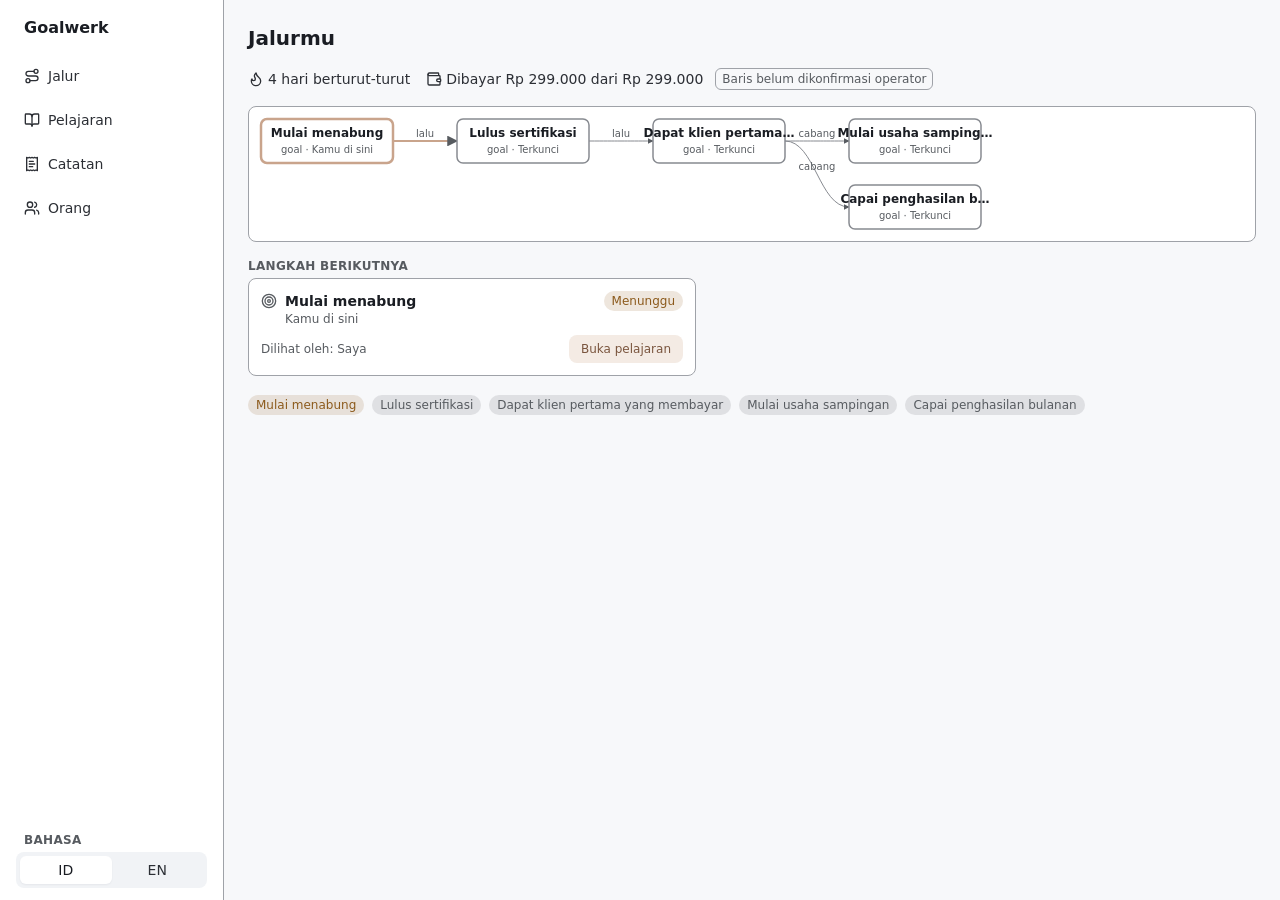
<file: index.html>
<!doctype html>
<html lang="id">
  <head>
    <meta charset="UTF-8" />
    <meta name="viewport" content="width=device-width, initial-scale=1.0, viewport-fit=cover" />
    <meta name="theme-color" content="#1f2226" />
    <link rel="manifest" href="/manifest.webmanifest" />
    <link rel="icon" href="/favicon.svg" type="image/svg+xml" />
    <link rel="apple-touch-icon" href="/icons/icon-192.png" />
    <title>Goalwerk</title>
    <script type="module" crossorigin src="/assets/index-DhKjV2cB.js"></script>
    <link rel="stylesheet" crossorigin href="/assets/index-AgLgPzCb.css">
  </head>
  <body>
    <div id="root"></div>
  </body>
</html>
</file>
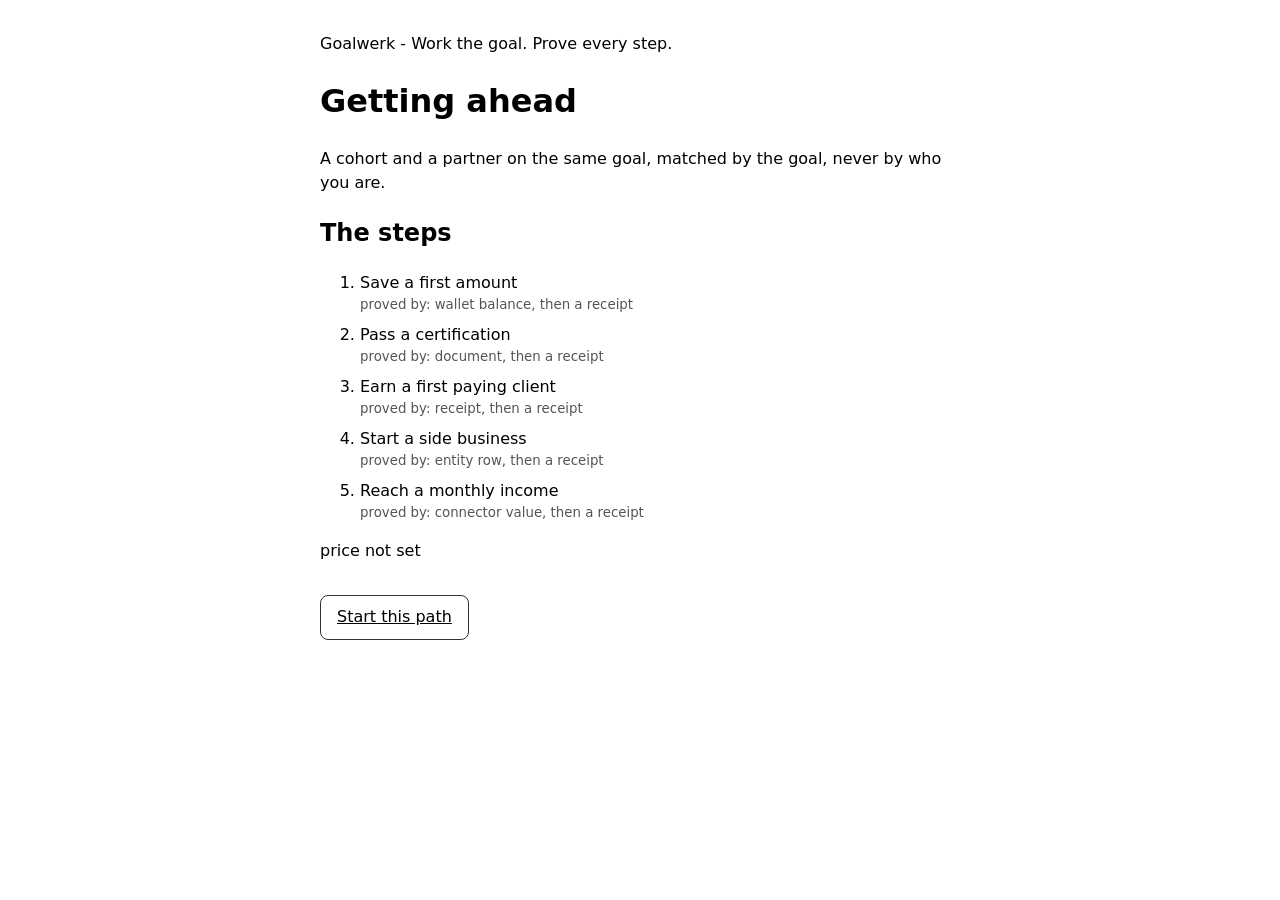
<file: p/belonging/getting-ahead/index.html>
<!doctype html>
<html lang="en"><head><meta charset="utf-8"><meta name="viewport" content="width=device-width,initial-scale=1">
<title>Getting ahead - Goalwerk</title><meta name="description" content="A cohort and a partner on the same goal, matched by the goal, never by who you are.">
<style>body{font:16px/1.5 system-ui,sans-serif;max-width:40rem;margin:0 auto;padding:1rem 16px}li{margin:.5rem 0}small{display:block;color:#555}a.start{display:inline-block;margin-top:1rem;padding:.6rem 1rem;border:1px solid #333;border-radius:8px;color:inherit}</style></head>
<body><main data-testid="public-page" data-motive="belonging" data-path="getting-ahead">
  <p>Goalwerk - Work the goal. Prove every step.</p>
  <h1>Getting ahead</h1>
  <p data-testid="public-promise">A cohort and a partner on the same goal, matched by the goal, never by who you are.</p>
  <h2>The steps</h2>
  <ol data-testid="public-nodes">
      <li data-node="getting_ahead"><span>Save a first amount</span> <small data-proof="wallet_balance">proved by: wallet balance, then a receipt</small></li>
      <li data-node="professional_path"><span>Pass a certification</span> <small data-proof="document">proved by: document, then a receipt</small></li>
      <li data-node="first_client"><span>Earn a first paying client</span> <small data-proof="receipt">proved by: receipt, then a receipt</small></li>
      <li data-node="industry"><span>Start a side business</span> <small data-proof="entity_row">proved by: entity row, then a receipt</small></li>
      <li data-node="marketing"><span>Reach a monthly income</span> <small data-proof="connector_value">proved by: connector value, then a receipt</small></li>
  </ol>
  <p data-testid="public-price">price not set</p>
  <a class="start" data-testid="public-start" href="/?path=getting-ahead&amp;motive=belonging">Start this path</a>
</main></body></html>
</file>
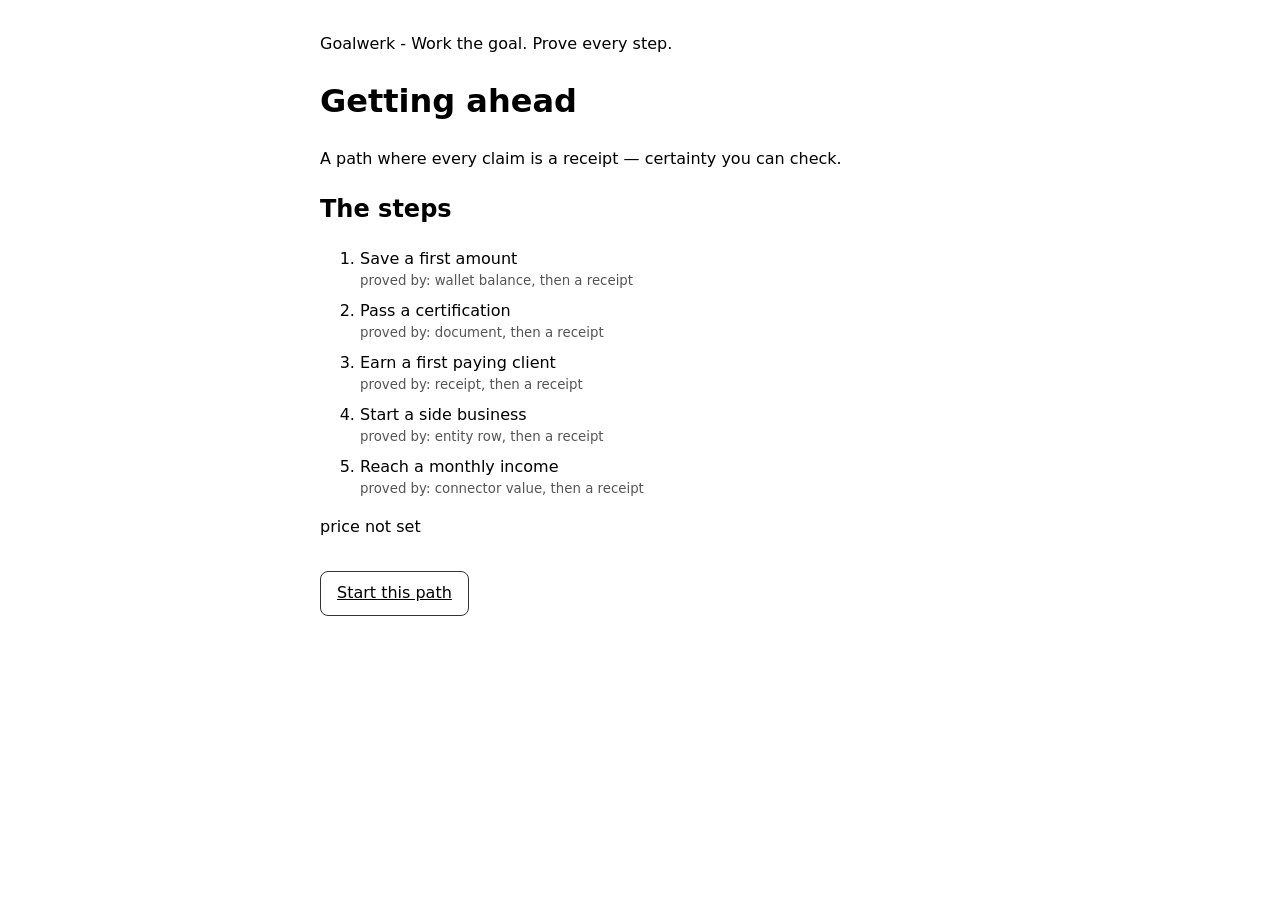
<file: p/certainty/getting-ahead/index.html>
<!doctype html>
<html lang="en"><head><meta charset="utf-8"><meta name="viewport" content="width=device-width,initial-scale=1">
<title>Getting ahead - Goalwerk</title><meta name="description" content="A path where every claim is a receipt — certainty you can check.">
<style>body{font:16px/1.5 system-ui,sans-serif;max-width:40rem;margin:0 auto;padding:1rem 16px}li{margin:.5rem 0}small{display:block;color:#555}a.start{display:inline-block;margin-top:1rem;padding:.6rem 1rem;border:1px solid #333;border-radius:8px;color:inherit}</style></head>
<body><main data-testid="public-page" data-motive="certainty" data-path="getting-ahead">
  <p>Goalwerk - Work the goal. Prove every step.</p>
  <h1>Getting ahead</h1>
  <p data-testid="public-promise">A path where every claim is a receipt — certainty you can check.</p>
  <h2>The steps</h2>
  <ol data-testid="public-nodes">
      <li data-node="getting_ahead"><span>Save a first amount</span> <small data-proof="wallet_balance">proved by: wallet balance, then a receipt</small></li>
      <li data-node="professional_path"><span>Pass a certification</span> <small data-proof="document">proved by: document, then a receipt</small></li>
      <li data-node="first_client"><span>Earn a first paying client</span> <small data-proof="receipt">proved by: receipt, then a receipt</small></li>
      <li data-node="industry"><span>Start a side business</span> <small data-proof="entity_row">proved by: entity row, then a receipt</small></li>
      <li data-node="marketing"><span>Reach a monthly income</span> <small data-proof="connector_value">proved by: connector value, then a receipt</small></li>
  </ol>
  <p data-testid="public-price">price not set</p>
  <a class="start" data-testid="public-start" href="/?path=getting-ahead&amp;motive=certainty">Start this path</a>
</main></body></html>
</file>
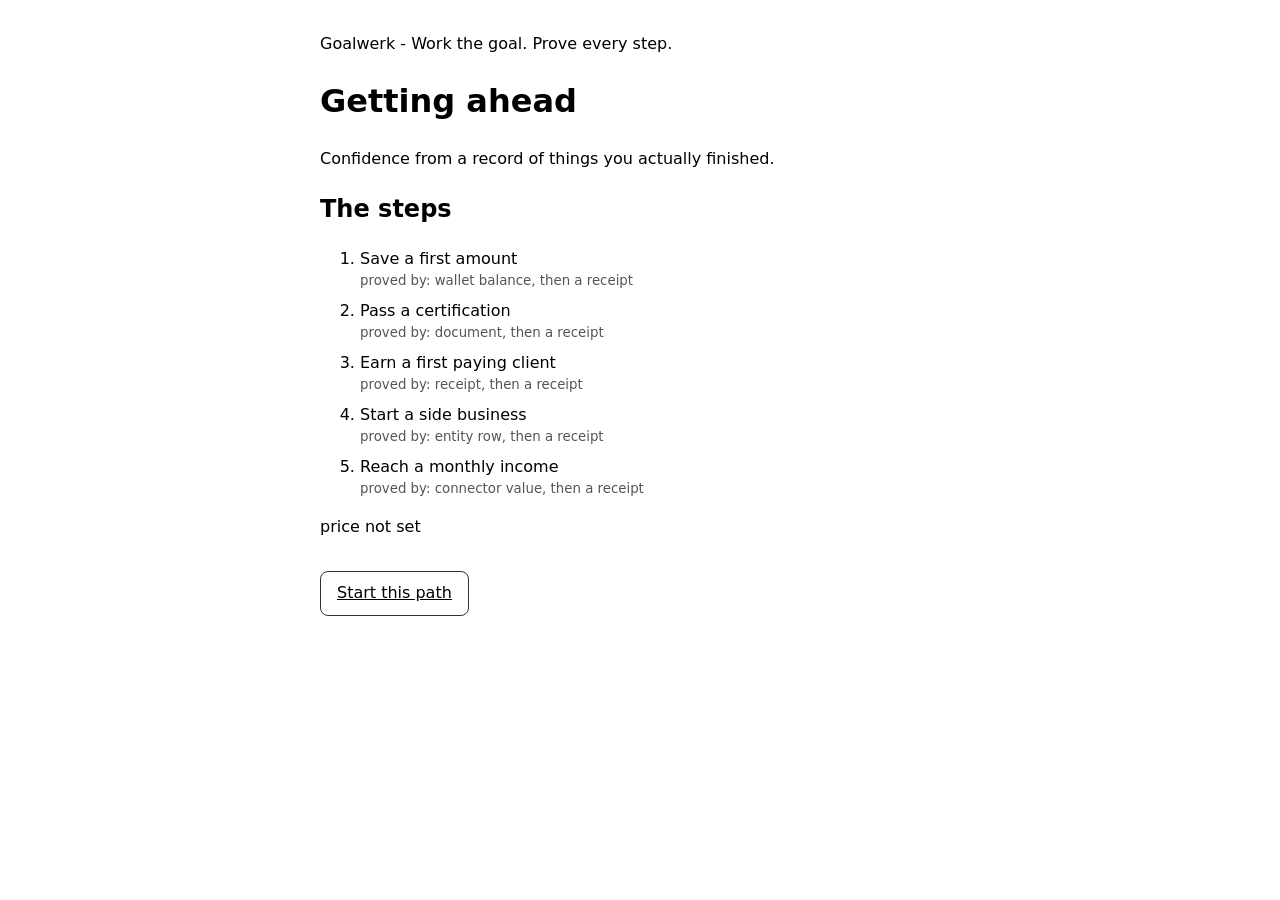
<file: p/confidence/getting-ahead/index.html>
<!doctype html>
<html lang="en"><head><meta charset="utf-8"><meta name="viewport" content="width=device-width,initial-scale=1">
<title>Getting ahead - Goalwerk</title><meta name="description" content="Confidence from a record of things you actually finished.">
<style>body{font:16px/1.5 system-ui,sans-serif;max-width:40rem;margin:0 auto;padding:1rem 16px}li{margin:.5rem 0}small{display:block;color:#555}a.start{display:inline-block;margin-top:1rem;padding:.6rem 1rem;border:1px solid #333;border-radius:8px;color:inherit}</style></head>
<body><main data-testid="public-page" data-motive="confidence" data-path="getting-ahead">
  <p>Goalwerk - Work the goal. Prove every step.</p>
  <h1>Getting ahead</h1>
  <p data-testid="public-promise">Confidence from a record of things you actually finished.</p>
  <h2>The steps</h2>
  <ol data-testid="public-nodes">
      <li data-node="getting_ahead"><span>Save a first amount</span> <small data-proof="wallet_balance">proved by: wallet balance, then a receipt</small></li>
      <li data-node="professional_path"><span>Pass a certification</span> <small data-proof="document">proved by: document, then a receipt</small></li>
      <li data-node="first_client"><span>Earn a first paying client</span> <small data-proof="receipt">proved by: receipt, then a receipt</small></li>
      <li data-node="industry"><span>Start a side business</span> <small data-proof="entity_row">proved by: entity row, then a receipt</small></li>
      <li data-node="marketing"><span>Reach a monthly income</span> <small data-proof="connector_value">proved by: connector value, then a receipt</small></li>
  </ol>
  <p data-testid="public-price">price not set</p>
  <a class="start" data-testid="public-start" href="/?path=getting-ahead&amp;motive=confidence">Start this path</a>
</main></body></html>
</file>
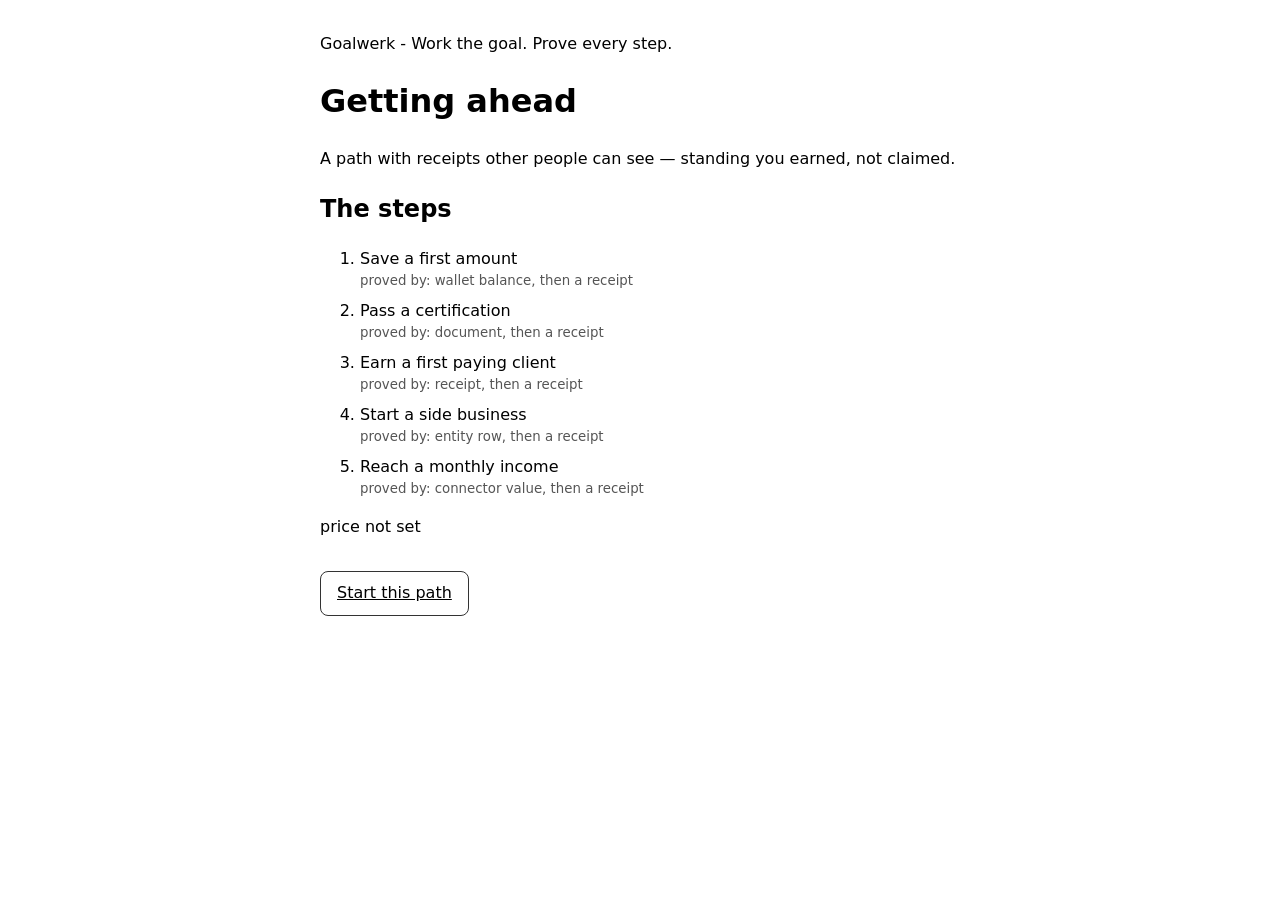
<file: p/desire/getting-ahead/index.html>
<!doctype html>
<html lang="en"><head><meta charset="utf-8"><meta name="viewport" content="width=device-width,initial-scale=1">
<title>Getting ahead - Goalwerk</title><meta name="description" content="A path with receipts other people can see — standing you earned, not claimed.">
<style>body{font:16px/1.5 system-ui,sans-serif;max-width:40rem;margin:0 auto;padding:1rem 16px}li{margin:.5rem 0}small{display:block;color:#555}a.start{display:inline-block;margin-top:1rem;padding:.6rem 1rem;border:1px solid #333;border-radius:8px;color:inherit}</style></head>
<body><main data-testid="public-page" data-motive="desire" data-path="getting-ahead">
  <p>Goalwerk - Work the goal. Prove every step.</p>
  <h1>Getting ahead</h1>
  <p data-testid="public-promise">A path with receipts other people can see — standing you earned, not claimed.</p>
  <h2>The steps</h2>
  <ol data-testid="public-nodes">
      <li data-node="getting_ahead"><span>Save a first amount</span> <small data-proof="wallet_balance">proved by: wallet balance, then a receipt</small></li>
      <li data-node="professional_path"><span>Pass a certification</span> <small data-proof="document">proved by: document, then a receipt</small></li>
      <li data-node="first_client"><span>Earn a first paying client</span> <small data-proof="receipt">proved by: receipt, then a receipt</small></li>
      <li data-node="industry"><span>Start a side business</span> <small data-proof="entity_row">proved by: entity row, then a receipt</small></li>
      <li data-node="marketing"><span>Reach a monthly income</span> <small data-proof="connector_value">proved by: connector value, then a receipt</small></li>
  </ol>
  <p data-testid="public-price">price not set</p>
  <a class="start" data-testid="public-start" href="/?path=getting-ahead&amp;motive=desire">Start this path</a>
</main></body></html>
</file>
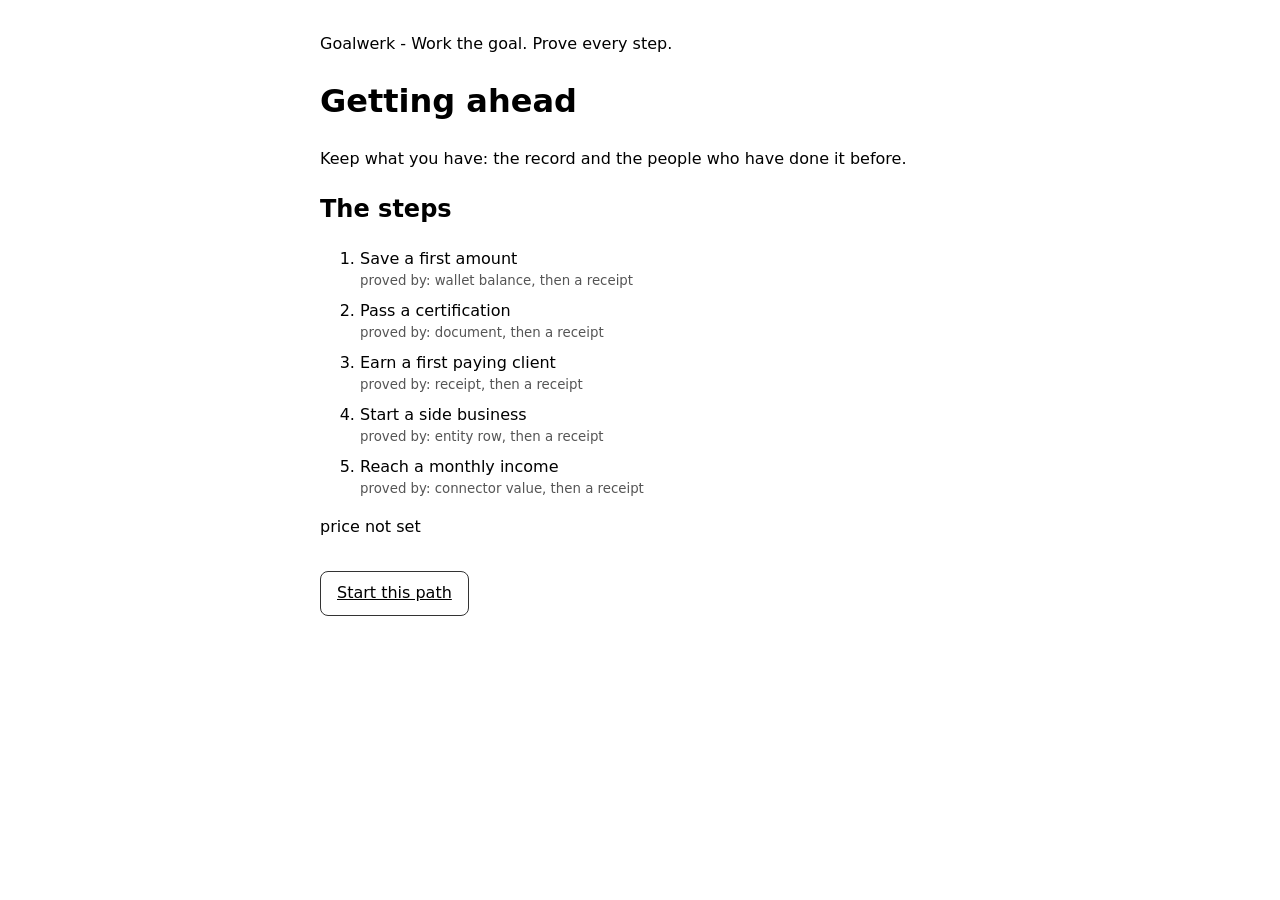
<file: p/preservation/getting-ahead/index.html>
<!doctype html>
<html lang="en"><head><meta charset="utf-8"><meta name="viewport" content="width=device-width,initial-scale=1">
<title>Getting ahead - Goalwerk</title><meta name="description" content="Keep what you have: the record and the people who have done it before.">
<style>body{font:16px/1.5 system-ui,sans-serif;max-width:40rem;margin:0 auto;padding:1rem 16px}li{margin:.5rem 0}small{display:block;color:#555}a.start{display:inline-block;margin-top:1rem;padding:.6rem 1rem;border:1px solid #333;border-radius:8px;color:inherit}</style></head>
<body><main data-testid="public-page" data-motive="preservation" data-path="getting-ahead">
  <p>Goalwerk - Work the goal. Prove every step.</p>
  <h1>Getting ahead</h1>
  <p data-testid="public-promise">Keep what you have: the record and the people who have done it before.</p>
  <h2>The steps</h2>
  <ol data-testid="public-nodes">
      <li data-node="getting_ahead"><span>Save a first amount</span> <small data-proof="wallet_balance">proved by: wallet balance, then a receipt</small></li>
      <li data-node="professional_path"><span>Pass a certification</span> <small data-proof="document">proved by: document, then a receipt</small></li>
      <li data-node="first_client"><span>Earn a first paying client</span> <small data-proof="receipt">proved by: receipt, then a receipt</small></li>
      <li data-node="industry"><span>Start a side business</span> <small data-proof="entity_row">proved by: entity row, then a receipt</small></li>
      <li data-node="marketing"><span>Reach a monthly income</span> <small data-proof="connector_value">proved by: connector value, then a receipt</small></li>
  </ol>
  <p data-testid="public-price">price not set</p>
  <a class="start" data-testid="public-start" href="/?path=getting-ahead&amp;motive=preservation">Start this path</a>
</main></body></html>
</file>
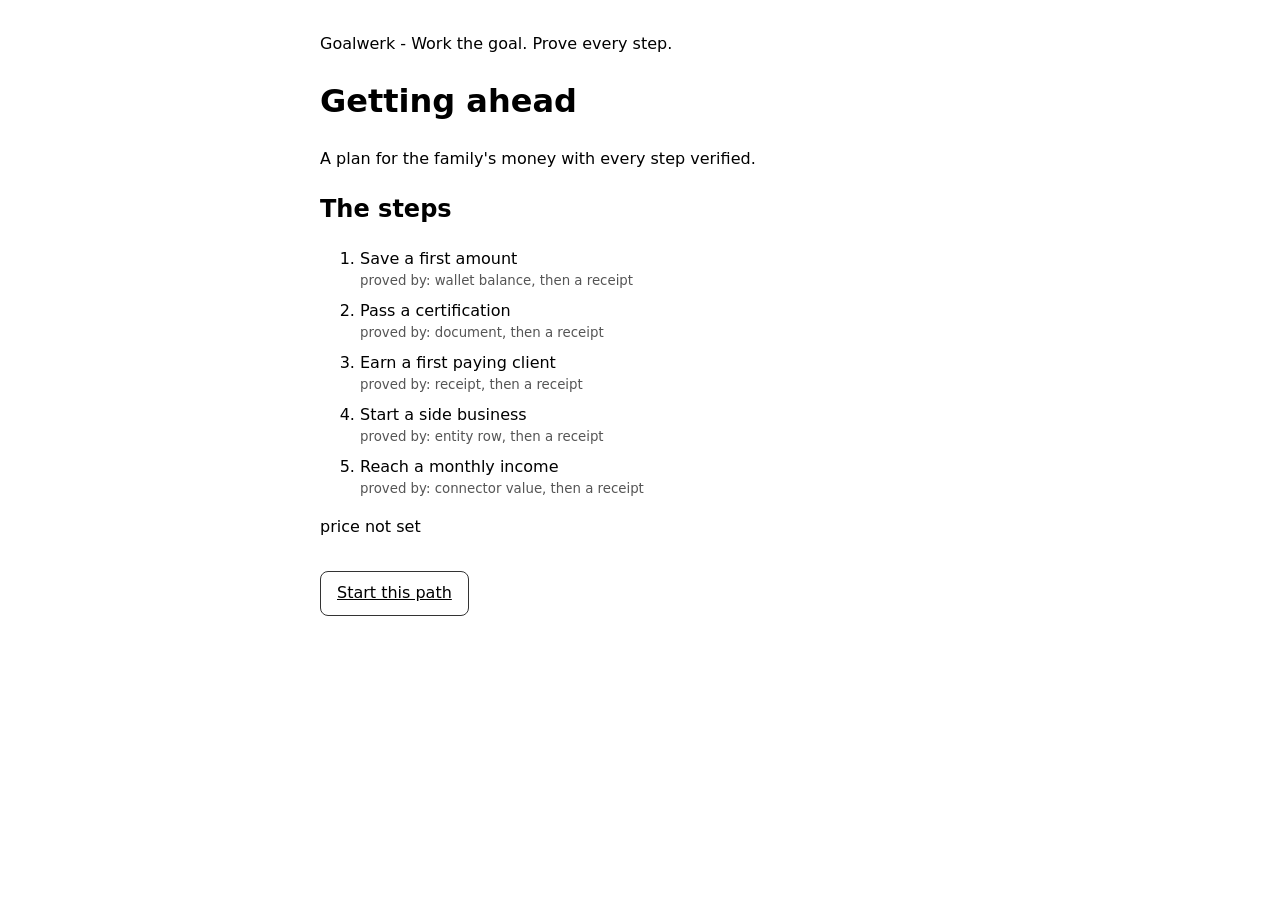
<file: p/security/getting-ahead/index.html>
<!doctype html>
<html lang="en"><head><meta charset="utf-8"><meta name="viewport" content="width=device-width,initial-scale=1">
<title>Getting ahead - Goalwerk</title><meta name="description" content="A plan for the family's money with every step verified.">
<style>body{font:16px/1.5 system-ui,sans-serif;max-width:40rem;margin:0 auto;padding:1rem 16px}li{margin:.5rem 0}small{display:block;color:#555}a.start{display:inline-block;margin-top:1rem;padding:.6rem 1rem;border:1px solid #333;border-radius:8px;color:inherit}</style></head>
<body><main data-testid="public-page" data-motive="security" data-path="getting-ahead">
  <p>Goalwerk - Work the goal. Prove every step.</p>
  <h1>Getting ahead</h1>
  <p data-testid="public-promise">A plan for the family's money with every step verified.</p>
  <h2>The steps</h2>
  <ol data-testid="public-nodes">
      <li data-node="getting_ahead"><span>Save a first amount</span> <small data-proof="wallet_balance">proved by: wallet balance, then a receipt</small></li>
      <li data-node="professional_path"><span>Pass a certification</span> <small data-proof="document">proved by: document, then a receipt</small></li>
      <li data-node="first_client"><span>Earn a first paying client</span> <small data-proof="receipt">proved by: receipt, then a receipt</small></li>
      <li data-node="industry"><span>Start a side business</span> <small data-proof="entity_row">proved by: entity row, then a receipt</small></li>
      <li data-node="marketing"><span>Reach a monthly income</span> <small data-proof="connector_value">proved by: connector value, then a receipt</small></li>
  </ol>
  <p data-testid="public-price">price not set</p>
  <a class="start" data-testid="public-start" href="/?path=getting-ahead&amp;motive=security">Start this path</a>
</main></body></html>
</file>
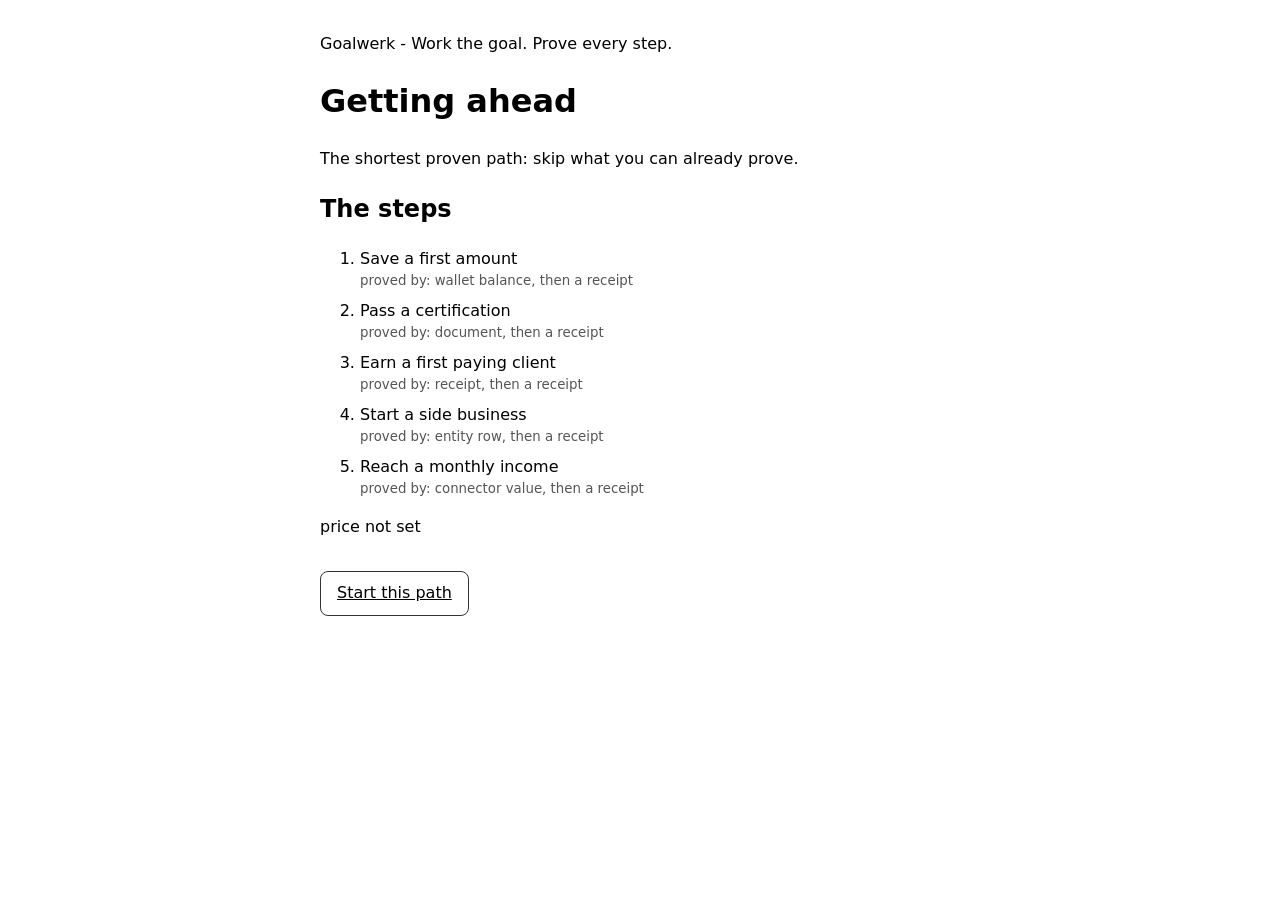
<file: p/shortcuts/getting-ahead/index.html>
<!doctype html>
<html lang="en"><head><meta charset="utf-8"><meta name="viewport" content="width=device-width,initial-scale=1">
<title>Getting ahead - Goalwerk</title><meta name="description" content="The shortest proven path: skip what you can already prove.">
<style>body{font:16px/1.5 system-ui,sans-serif;max-width:40rem;margin:0 auto;padding:1rem 16px}li{margin:.5rem 0}small{display:block;color:#555}a.start{display:inline-block;margin-top:1rem;padding:.6rem 1rem;border:1px solid #333;border-radius:8px;color:inherit}</style></head>
<body><main data-testid="public-page" data-motive="shortcuts" data-path="getting-ahead">
  <p>Goalwerk - Work the goal. Prove every step.</p>
  <h1>Getting ahead</h1>
  <p data-testid="public-promise">The shortest proven path: skip what you can already prove.</p>
  <h2>The steps</h2>
  <ol data-testid="public-nodes">
      <li data-node="getting_ahead"><span>Save a first amount</span> <small data-proof="wallet_balance">proved by: wallet balance, then a receipt</small></li>
      <li data-node="professional_path"><span>Pass a certification</span> <small data-proof="document">proved by: document, then a receipt</small></li>
      <li data-node="first_client"><span>Earn a first paying client</span> <small data-proof="receipt">proved by: receipt, then a receipt</small></li>
      <li data-node="industry"><span>Start a side business</span> <small data-proof="entity_row">proved by: entity row, then a receipt</small></li>
      <li data-node="marketing"><span>Reach a monthly income</span> <small data-proof="connector_value">proved by: connector value, then a receipt</small></li>
  </ol>
  <p data-testid="public-price">price not set</p>
  <a class="start" data-testid="public-start" href="/?path=getting-ahead&amp;motive=shortcuts">Start this path</a>
</main></body></html>
</file>
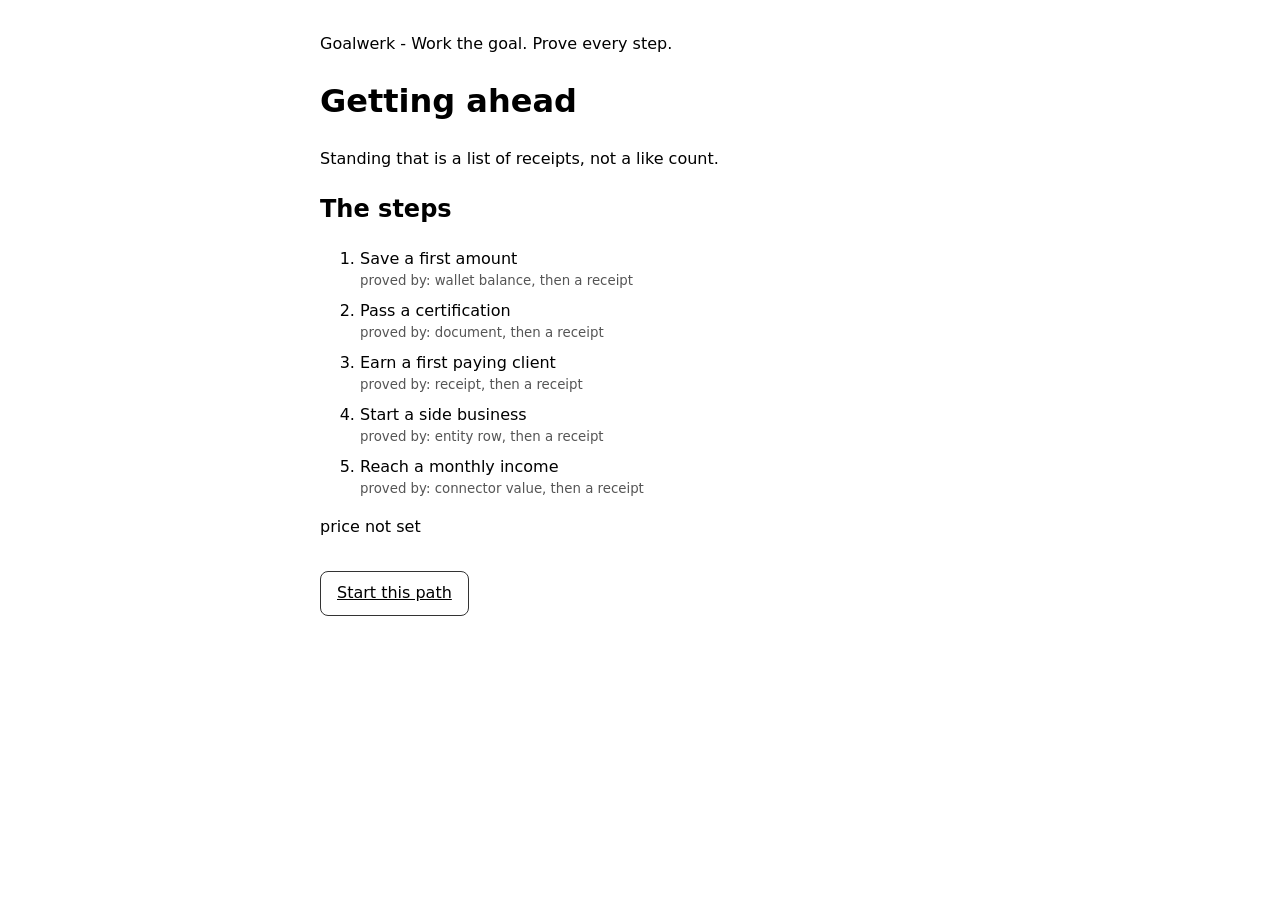
<file: p/standing/getting-ahead/index.html>
<!doctype html>
<html lang="en"><head><meta charset="utf-8"><meta name="viewport" content="width=device-width,initial-scale=1">
<title>Getting ahead - Goalwerk</title><meta name="description" content="Standing that is a list of receipts, not a like count.">
<style>body{font:16px/1.5 system-ui,sans-serif;max-width:40rem;margin:0 auto;padding:1rem 16px}li{margin:.5rem 0}small{display:block;color:#555}a.start{display:inline-block;margin-top:1rem;padding:.6rem 1rem;border:1px solid #333;border-radius:8px;color:inherit}</style></head>
<body><main data-testid="public-page" data-motive="standing" data-path="getting-ahead">
  <p>Goalwerk - Work the goal. Prove every step.</p>
  <h1>Getting ahead</h1>
  <p data-testid="public-promise">Standing that is a list of receipts, not a like count.</p>
  <h2>The steps</h2>
  <ol data-testid="public-nodes">
      <li data-node="getting_ahead"><span>Save a first amount</span> <small data-proof="wallet_balance">proved by: wallet balance, then a receipt</small></li>
      <li data-node="professional_path"><span>Pass a certification</span> <small data-proof="document">proved by: document, then a receipt</small></li>
      <li data-node="first_client"><span>Earn a first paying client</span> <small data-proof="receipt">proved by: receipt, then a receipt</small></li>
      <li data-node="industry"><span>Start a side business</span> <small data-proof="entity_row">proved by: entity row, then a receipt</small></li>
      <li data-node="marketing"><span>Reach a monthly income</span> <small data-proof="connector_value">proved by: connector value, then a receipt</small></li>
  </ol>
  <p data-testid="public-price">price not set</p>
  <a class="start" data-testid="public-start" href="/?path=getting-ahead&amp;motive=standing">Start this path</a>
</main></body></html>
</file>
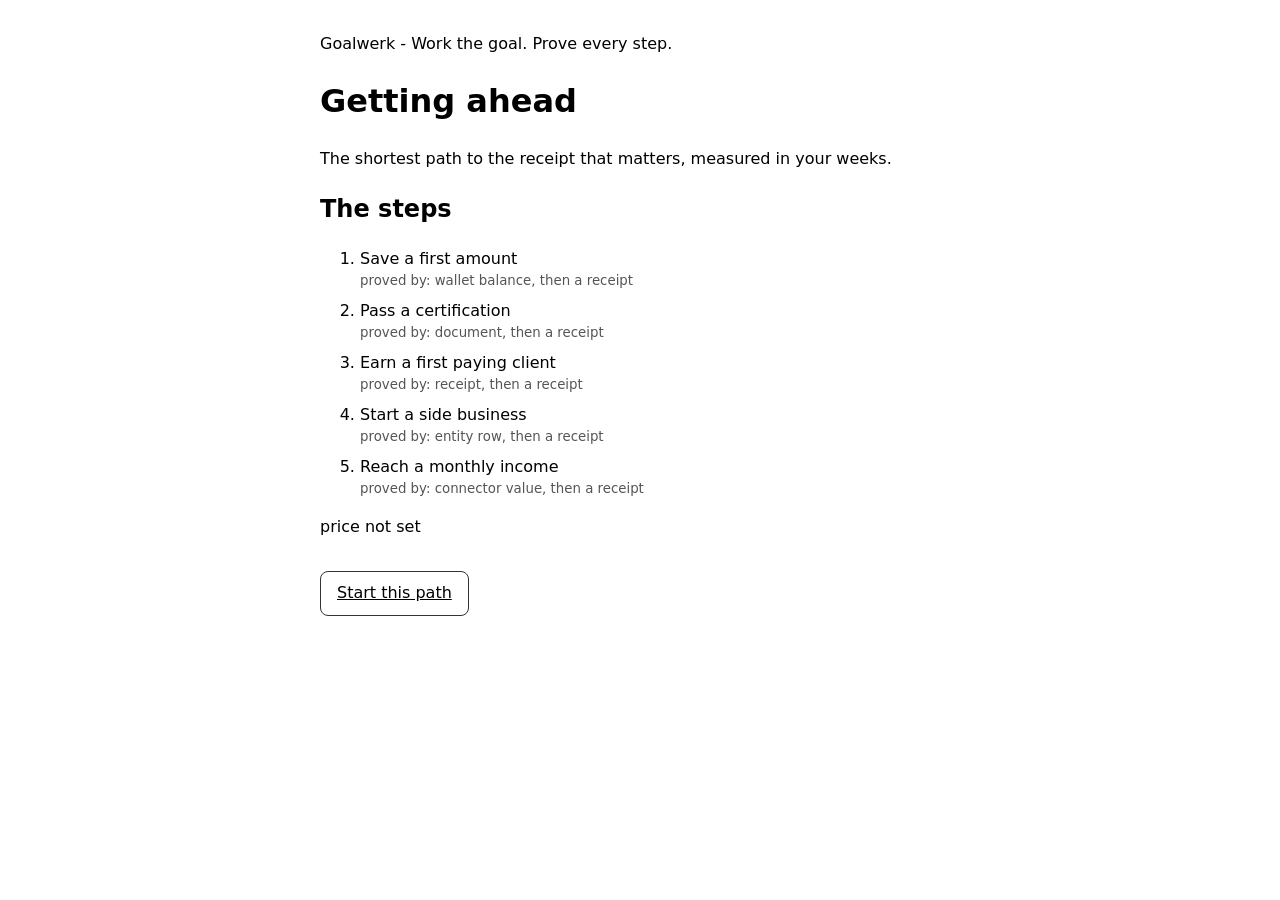
<file: p/time/getting-ahead/index.html>
<!doctype html>
<html lang="en"><head><meta charset="utf-8"><meta name="viewport" content="width=device-width,initial-scale=1">
<title>Getting ahead - Goalwerk</title><meta name="description" content="The shortest path to the receipt that matters, measured in your weeks.">
<style>body{font:16px/1.5 system-ui,sans-serif;max-width:40rem;margin:0 auto;padding:1rem 16px}li{margin:.5rem 0}small{display:block;color:#555}a.start{display:inline-block;margin-top:1rem;padding:.6rem 1rem;border:1px solid #333;border-radius:8px;color:inherit}</style></head>
<body><main data-testid="public-page" data-motive="time" data-path="getting-ahead">
  <p>Goalwerk - Work the goal. Prove every step.</p>
  <h1>Getting ahead</h1>
  <p data-testid="public-promise">The shortest path to the receipt that matters, measured in your weeks.</p>
  <h2>The steps</h2>
  <ol data-testid="public-nodes">
      <li data-node="getting_ahead"><span>Save a first amount</span> <small data-proof="wallet_balance">proved by: wallet balance, then a receipt</small></li>
      <li data-node="professional_path"><span>Pass a certification</span> <small data-proof="document">proved by: document, then a receipt</small></li>
      <li data-node="first_client"><span>Earn a first paying client</span> <small data-proof="receipt">proved by: receipt, then a receipt</small></li>
      <li data-node="industry"><span>Start a side business</span> <small data-proof="entity_row">proved by: entity row, then a receipt</small></li>
      <li data-node="marketing"><span>Reach a monthly income</span> <small data-proof="connector_value">proved by: connector value, then a receipt</small></li>
  </ol>
  <p data-testid="public-price">price not set</p>
  <a class="start" data-testid="public-start" href="/?path=getting-ahead&amp;motive=time">Start this path</a>
</main></body></html>
</file>
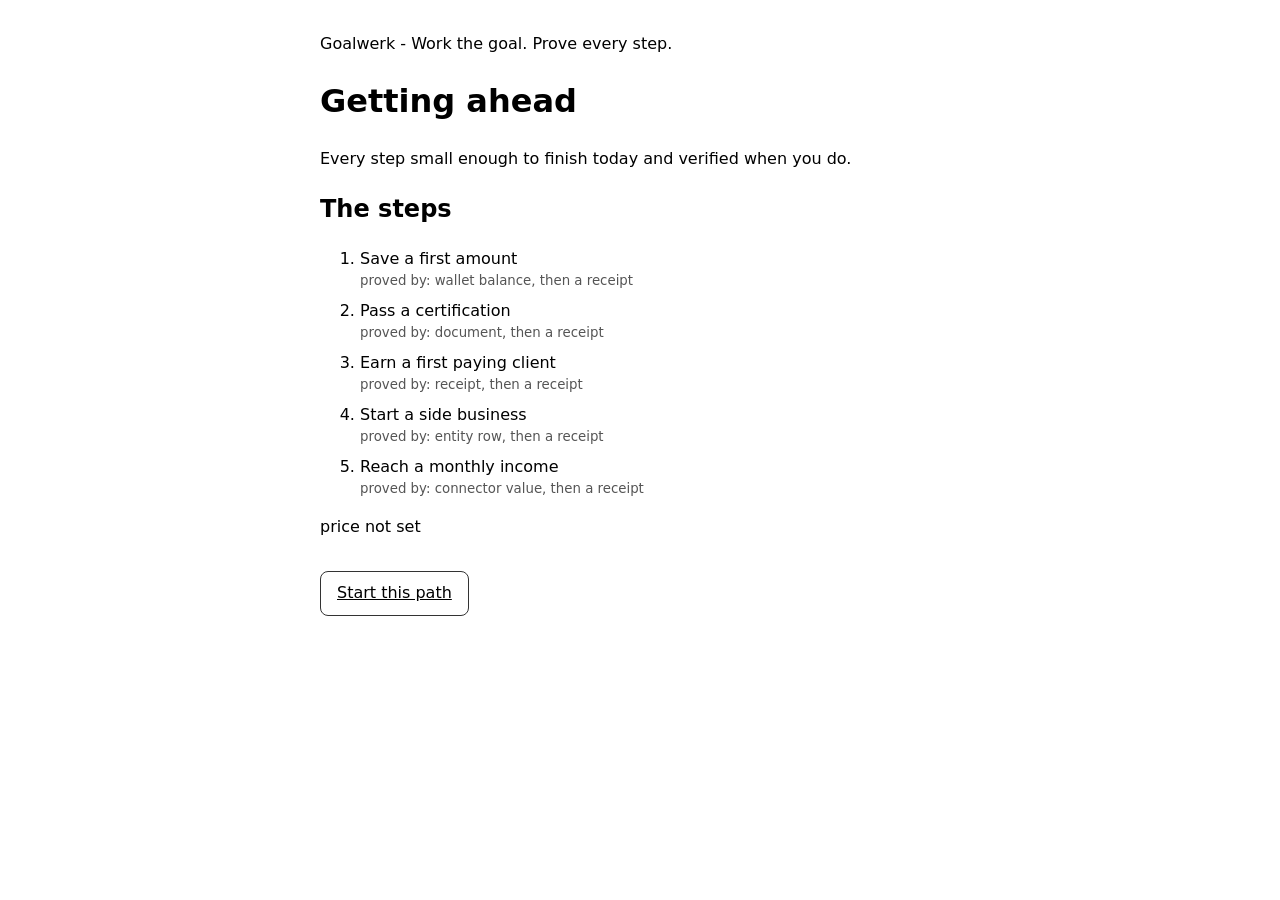
<file: p/validation/getting-ahead/index.html>
<!doctype html>
<html lang="en"><head><meta charset="utf-8"><meta name="viewport" content="width=device-width,initial-scale=1">
<title>Getting ahead - Goalwerk</title><meta name="description" content="Every step small enough to finish today and verified when you do.">
<style>body{font:16px/1.5 system-ui,sans-serif;max-width:40rem;margin:0 auto;padding:1rem 16px}li{margin:.5rem 0}small{display:block;color:#555}a.start{display:inline-block;margin-top:1rem;padding:.6rem 1rem;border:1px solid #333;border-radius:8px;color:inherit}</style></head>
<body><main data-testid="public-page" data-motive="validation" data-path="getting-ahead">
  <p>Goalwerk - Work the goal. Prove every step.</p>
  <h1>Getting ahead</h1>
  <p data-testid="public-promise">Every step small enough to finish today and verified when you do.</p>
  <h2>The steps</h2>
  <ol data-testid="public-nodes">
      <li data-node="getting_ahead"><span>Save a first amount</span> <small data-proof="wallet_balance">proved by: wallet balance, then a receipt</small></li>
      <li data-node="professional_path"><span>Pass a certification</span> <small data-proof="document">proved by: document, then a receipt</small></li>
      <li data-node="first_client"><span>Earn a first paying client</span> <small data-proof="receipt">proved by: receipt, then a receipt</small></li>
      <li data-node="industry"><span>Start a side business</span> <small data-proof="entity_row">proved by: entity row, then a receipt</small></li>
      <li data-node="marketing"><span>Reach a monthly income</span> <small data-proof="connector_value">proved by: connector value, then a receipt</small></li>
  </ol>
  <p data-testid="public-price">price not set</p>
  <a class="start" data-testid="public-start" href="/?path=getting-ahead&amp;motive=validation">Start this path</a>
</main></body></html>
</file>
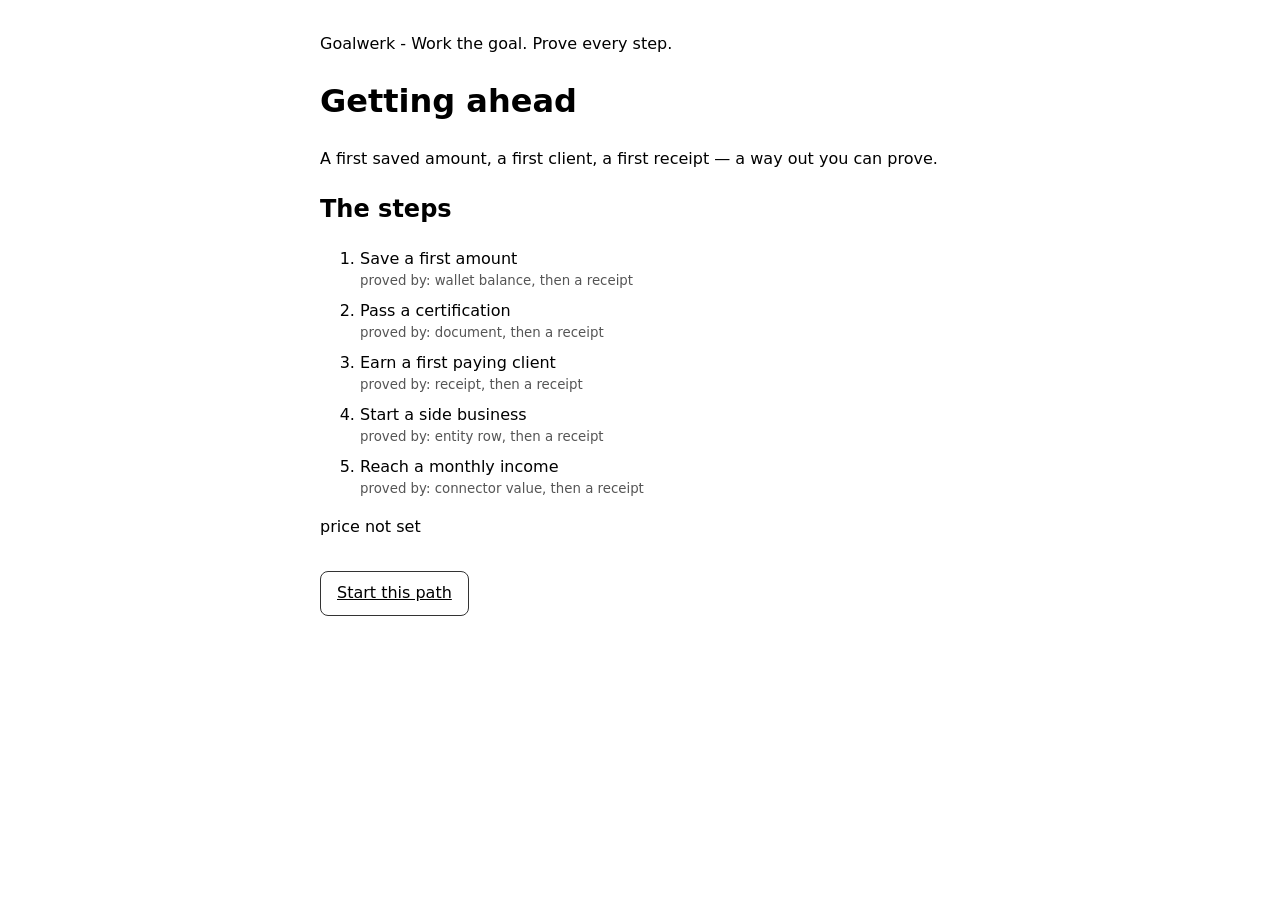
<file: p/way_out/getting-ahead/index.html>
<!doctype html>
<html lang="en"><head><meta charset="utf-8"><meta name="viewport" content="width=device-width,initial-scale=1">
<title>Getting ahead - Goalwerk</title><meta name="description" content="A first saved amount, a first client, a first receipt — a way out you can prove.">
<style>body{font:16px/1.5 system-ui,sans-serif;max-width:40rem;margin:0 auto;padding:1rem 16px}li{margin:.5rem 0}small{display:block;color:#555}a.start{display:inline-block;margin-top:1rem;padding:.6rem 1rem;border:1px solid #333;border-radius:8px;color:inherit}</style></head>
<body><main data-testid="public-page" data-motive="way_out" data-path="getting-ahead">
  <p>Goalwerk - Work the goal. Prove every step.</p>
  <h1>Getting ahead</h1>
  <p data-testid="public-promise">A first saved amount, a first client, a first receipt — a way out you can prove.</p>
  <h2>The steps</h2>
  <ol data-testid="public-nodes">
      <li data-node="getting_ahead"><span>Save a first amount</span> <small data-proof="wallet_balance">proved by: wallet balance, then a receipt</small></li>
      <li data-node="professional_path"><span>Pass a certification</span> <small data-proof="document">proved by: document, then a receipt</small></li>
      <li data-node="first_client"><span>Earn a first paying client</span> <small data-proof="receipt">proved by: receipt, then a receipt</small></li>
      <li data-node="industry"><span>Start a side business</span> <small data-proof="entity_row">proved by: entity row, then a receipt</small></li>
      <li data-node="marketing"><span>Reach a monthly income</span> <small data-proof="connector_value">proved by: connector value, then a receipt</small></li>
  </ol>
  <p data-testid="public-price">price not set</p>
  <a class="start" data-testid="public-start" href="/?path=getting-ahead&amp;motive=way_out">Start this path</a>
</main></body></html>
</file>
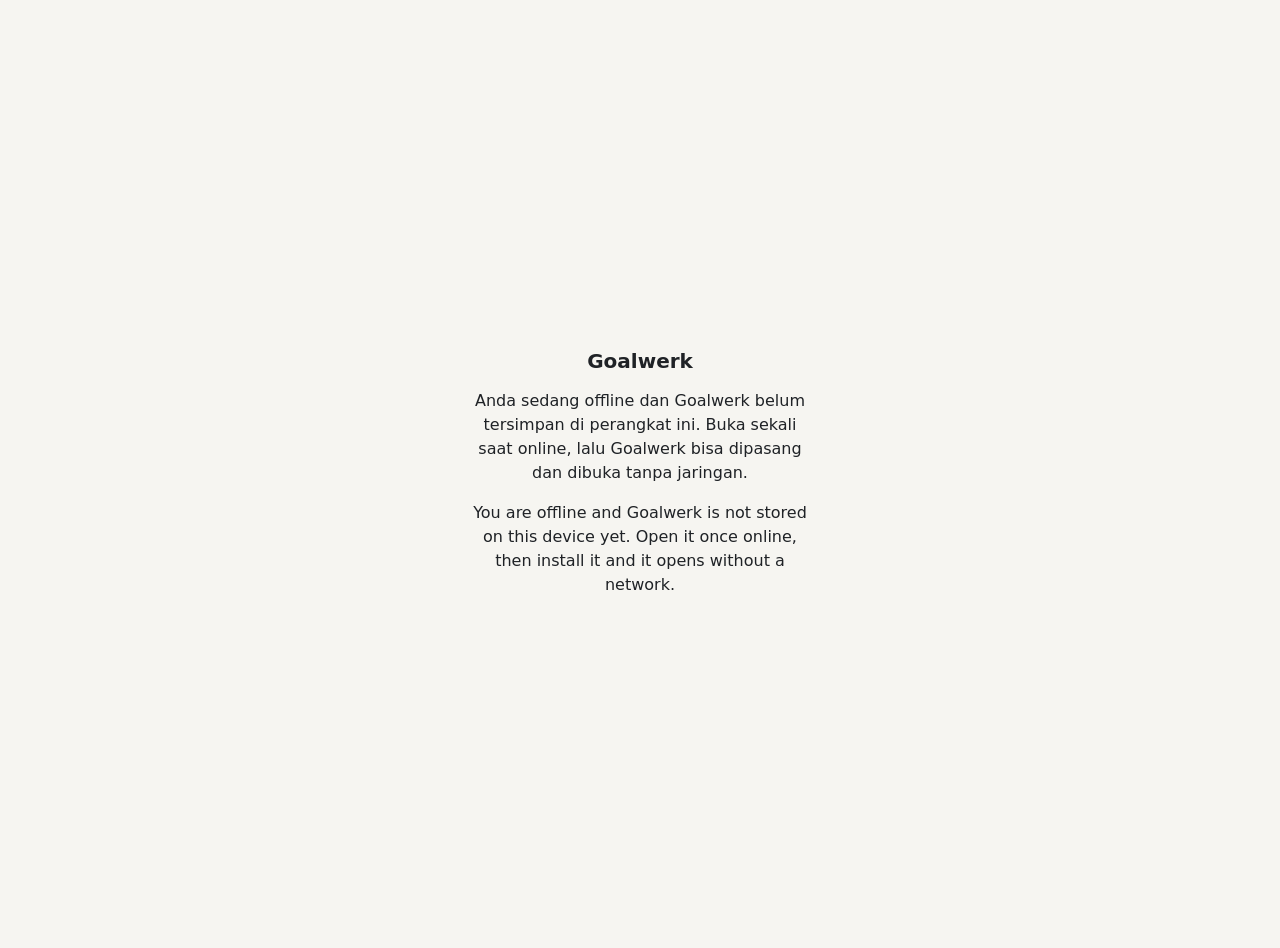
<file: offline.html>
<!doctype html>
<html lang="id"><head><meta charset="UTF-8" /><meta name="viewport" content="width=device-width, initial-scale=1.0" /><title>Goalwerk</title>
<style>body{font-family:system-ui,sans-serif;background:#f6f5f1;color:#1f2226;display:grid;place-items:center;min-height:100dvh;margin:0;padding:24px;text-align:center}main{max-width:22rem}h1{font-size:1.25rem}p{line-height:1.5}</style></head>
<body><main data-testid="offline-install"><h1>Goalwerk</h1><p>Anda sedang offline dan Goalwerk belum tersimpan di perangkat ini. Buka sekali saat online, lalu Goalwerk bisa dipasang dan dibuka tanpa jaringan.</p><p>You are offline and Goalwerk is not stored on this device yet. Open it once online, then install it and it opens without a network.</p></main></body></html>
</file>
<file: assets/index-AgLgPzCb.css>
/*! tailwindcss v4.3.3 | MIT License | https://tailwindcss.com */@layer properties{@supports (((-webkit-hyphens:none)) and (not (margin-trim:inline))) or ((-moz-orient:inline) and (not (color:rgb(from red r g b)))){*,:before,:after,::backdrop{--tw-rotate-x:initial;--tw-rotate-y:initial;--tw-rotate-z:initial;--tw-skew-x:initial;--tw-skew-y:initial;--tw-pan-x:initial;--tw-pan-y:initial;--tw-pinch-zoom:initial;--tw-divide-y-reverse:0;--tw-border-style:solid;--tw-font-weight:initial;--tw-tracking:initial;--tw-ordinal:initial;--tw-slashed-zero:initial;--tw-numeric-figure:initial;--tw-numeric-spacing:initial;--tw-numeric-fraction:initial;--tw-shadow:0 0 #0000;--tw-shadow-color:initial;--tw-shadow-alpha:100%;--tw-inset-shadow:0 0 #0000;--tw-inset-shadow-color:initial;--tw-inset-shadow-alpha:100%;--tw-ring-color:initial;--tw-ring-shadow:0 0 #0000;--tw-inset-ring-color:initial;--tw-inset-ring-shadow:0 0 #0000;--tw-ring-inset:initial;--tw-ring-offset-width:0px;--tw-ring-offset-color:#fff;--tw-ring-offset-shadow:0 0 #0000;--tw-outline-style:solid;--tw-blur:initial;--tw-brightness:initial;--tw-contrast:initial;--tw-grayscale:initial;--tw-hue-rotate:initial;--tw-invert:initial;--tw-opacity:initial;--tw-saturate:initial;--tw-sepia:initial;--tw-drop-shadow:initial;--tw-drop-shadow-color:initial;--tw-drop-shadow-alpha:100%;--tw-drop-shadow-size:initial;--tw-duration:initial;--tw-translate-x:0;--tw-translate-y:0;--tw-translate-z:0}}}@layer theme{:root,:host{--font-sans:-apple-system, BlinkMacSystemFont, "Segoe UI", Roboto, "Helvetica Neue", "Noto Sans", Arial, sans-serif, "Apple Color Emoji", "Segoe UI Emoji", "Segoe UI Symbol", "Noto Color Emoji";--font-mono:ui-monospace, SFMono-Regular, Menlo, Monaco, Consolas, "Liberation Mono", "Courier New", monospace;--color-red-500:oklch(63.7% .237 25.331);--color-blue-500:oklch(62.3% .214 259.815);--color-white:#fff;--spacing:.25rem;--container-xs:20rem;--container-sm:24rem;--container-md:28rem;--container-lg:32rem;--text-xs:.75rem;--text-xs--line-height:calc(1 / .75);--text-sm:.875rem;--text-sm--line-height:calc(1.25 / .875);--text-base:1rem;--text-base--line-height: 1.5 ;--text-lg:1.125rem;--text-lg--line-height:calc(1.75 / 1.125);--text-xl:1.25rem;--text-xl--line-height:calc(1.75 / 1.25);--font-weight-normal:400;--font-weight-medium:500;--font-weight-semibold:600;--tracking-wide:.025em;--animate-pulse:pulse 2s cubic-bezier(.4, 0, .6, 1) infinite;--default-transition-duration:.15s;--default-transition-timing-function:cubic-bezier(.4, 0, .2, 1);--default-font-family:var(--font-sans);--default-mono-font-family:var(--font-mono);--color-ax-ground:var(--ax-ground);--color-ax-surface:var(--ax-surface);--color-ax-surface-2:var(--ax-surface-2);--color-ax-ink:var(--ax-ink);--color-ax-ink-2:var(--ax-ink-2);--color-ax-ink-3:var(--ax-ink-3);--color-ax-accent:var(--ax-accent);--color-ax-accent-strong:var(--ax-accent-strong);--color-ax-accent-soft:var(--ax-accent-soft);--color-ax-accent-text:var(--ax-accent-text);--color-ax-on-accent:var(--ax-on-accent);--color-ax-focus-ring:var(--ax-focus-ring);--color-ax-border:var(--ax-border);--color-ax-border-strong:var(--ax-border-strong);--color-ax-ok:var(--ax-ok);--color-ax-warn:var(--ax-warn);--color-ax-err:var(--ax-err);--color-ax-warn-tonal:var(--ax-warn-tonal);--color-ax-err-tonal:var(--ax-err-tonal);--color-ax-masked:var(--ax-masked);--radius-ax-md:var(--ax-radius-md);--radius-ax-lg:var(--ax-radius-lg);--radius-ax-xl:var(--ax-radius-xl);--radius-ax-full:var(--ax-radius-full)}}@layer base{*,:after,:before,::backdrop{box-sizing:border-box;border:0 solid;margin:0;padding:0}::file-selector-button{box-sizing:border-box;border:0 solid;margin:0;padding:0}html,:host{-webkit-text-size-adjust:100%;-moz-tab-size:4;tab-size:4;line-height:1.5;font-family:var(--default-font-family,-apple-system, BlinkMacSystemFont, "Segoe UI", Roboto, "Helvetica Neue", "Noto Sans", Arial, sans-serif, "Apple Color Emoji", "Segoe UI Emoji", "Segoe UI Symbol", "Noto Color Emoji");font-feature-settings:var(--default-font-feature-settings,normal);font-variation-settings:var(--default-font-variation-settings,normal);-webkit-tap-highlight-color:transparent}hr{height:0;color:inherit;border-top-width:1px}abbr:where([title]){-webkit-text-decoration:underline dotted;text-decoration:underline dotted}h1,h2,h3,h4,h5,h6{font-size:inherit;font-weight:inherit}a{color:inherit;-webkit-text-decoration:inherit;text-decoration:inherit}b,strong{font-weight:bolder}code,kbd,samp,pre{font-family:var(--default-mono-font-family,ui-monospace, SFMono-Regular, Menlo, Monaco, Consolas, "Liberation Mono", "Courier New", monospace);font-feature-settings:var(--default-mono-font-feature-settings,normal);font-variation-settings:var(--default-mono-font-variation-settings,normal);font-size:1em}small{font-size:80%}sub,sup{vertical-align:baseline;font-size:75%;line-height:0;position:relative}sub{bottom:-.25em}sup{top:-.5em}table{text-indent:0;border-color:inherit;border-collapse:collapse}:-moz-focusring:where(:not(iframe)){outline:auto}progress{vertical-align:baseline}summary{display:list-item}ol,ul,menu{list-style:none}img,svg,video,canvas,audio,iframe,embed,object{vertical-align:middle;display:block}img,video{max-width:100%;height:auto}button,input,select,optgroup,textarea{font:inherit;font-feature-settings:inherit;font-variation-settings:inherit;letter-spacing:inherit;color:inherit;opacity:1;background-color:#0000;border-radius:0}::file-selector-button{font:inherit;font-feature-settings:inherit;font-variation-settings:inherit;letter-spacing:inherit;color:inherit;opacity:1;background-color:#0000;border-radius:0}:where(select:is([multiple],[size])) optgroup{font-weight:bolder}:where(select:is([multiple],[size])) optgroup option{padding-inline-start:20px}::file-selector-button{margin-inline-end:4px}::placeholder{opacity:1}@supports (not ((-webkit-appearance:-apple-pay-button))) or (contain-intrinsic-size:1px){::placeholder{color:currentColor}@supports (color:color-mix(in lab,red,red)){::placeholder{color:color-mix(in oklab,currentcolor 50%,transparent)}}}textarea{resize:vertical}::-webkit-search-decoration{-webkit-appearance:none}::-webkit-date-and-time-value{min-height:1lh;text-align:inherit}::-webkit-datetime-edit{display:inline-flex}::-webkit-datetime-edit-fields-wrapper{padding:0}::-webkit-datetime-edit{padding-block:0}::-webkit-datetime-edit-year-field{padding-block:0}::-webkit-datetime-edit-month-field{padding-block:0}::-webkit-datetime-edit-day-field{padding-block:0}::-webkit-datetime-edit-hour-field{padding-block:0}::-webkit-datetime-edit-minute-field{padding-block:0}::-webkit-datetime-edit-second-field{padding-block:0}::-webkit-datetime-edit-millisecond-field{padding-block:0}::-webkit-datetime-edit-meridiem-field{padding-block:0}::-webkit-calendar-picker-indicator{line-height:1}:-moz-ui-invalid{box-shadow:none}button,input:where([type=button],[type=reset],[type=submit]){-webkit-appearance:button;-moz-appearance:button;appearance:button}::file-selector-button{-webkit-appearance:button;-moz-appearance:button;appearance:button}::-webkit-inner-spin-button{height:auto}::-webkit-outer-spin-button{height:auto}[hidden]:where(:not([hidden=until-found])){display:none!important}}@layer components;@layer utilities{.pointer-events-none{pointer-events:none}.sr-only{clip-path:inset(50%);white-space:nowrap;border-width:0;width:1px;height:1px;margin:-1px;padding:0;position:absolute;overflow:hidden}.absolute{position:absolute}.fixed{position:fixed}.relative{position:relative}.static{position:static}.inset-0{top:0;right:0;bottom:0;left:0}.inset-x-0{inset-inline:0}.inset-y-0{inset-block:0}.top-4{top:calc(var(--spacing) * 4)}.right-0{right:0}.right-1\.5{right:calc(var(--spacing) * 1.5)}.right-2{right:calc(var(--spacing) * 2)}.right-4{right:calc(var(--spacing) * 4)}.bottom-0{bottom:0}.left-2{left:calc(var(--spacing) * 2)}.z-\[998\]{z-index:998}.z-\[999\]{z-index:999}.z-\[1000\]{z-index:1000}.z-\[1100\]{z-index:1100}.container{width:100%}@media (min-width:40rem){.container{max-width:40rem}}@media (min-width:48rem){.container{max-width:48rem}}@media (min-width:64rem){.container{max-width:64rem}}@media (min-width:80rem){.container{max-width:80rem}}@media (min-width:96rem){.container{max-width:96rem}}.m-0{margin:0}.-mx-1{margin-inline:calc(var(--spacing) * -1)}.my-1{margin-block:var(--spacing)}.mt-0\.5{margin-top:calc(var(--spacing) * .5)}.mt-2{margin-top:calc(var(--spacing) * 2)}.mt-3{margin-top:calc(var(--spacing) * 3)}.mt-auto{margin-top:auto}.mb-1{margin-bottom:var(--spacing)}.mb-2{margin-bottom:calc(var(--spacing) * 2)}.mb-3{margin-bottom:calc(var(--spacing) * 3)}.ml-2{margin-left:calc(var(--spacing) * 2)}.ml-auto{margin-left:auto}.block{display:block}.contents{display:contents}.flex{display:flex}.grid{display:grid}.inline-flex{display:inline-flex}.table{display:table}.size-6{width:calc(var(--spacing) * 6);height:calc(var(--spacing) * 6)}.h-2{height:calc(var(--spacing) * 2)}.h-3{height:calc(var(--spacing) * 3)}.h-3\.5{height:calc(var(--spacing) * 3.5)}.h-4{height:calc(var(--spacing) * 4)}.h-5{height:calc(var(--spacing) * 5)}.h-6{height:calc(var(--spacing) * 6)}.h-7{height:calc(var(--spacing) * 7)}.h-8{height:calc(var(--spacing) * 8)}.h-10{height:calc(var(--spacing) * 10)}.h-\[var\(--ax-control-h\)\]{height:var(--ax-control-h)}.h-\[var\(--ax-control-h-lg\)\]{height:var(--ax-control-h-lg)}.h-\[var\(--ax-control-h-sm\)\]{height:var(--ax-control-h-sm)}.h-auto{height:auto}.h-dvh{height:100dvh}.h-full{height:100%}.h-px{height:1px}.max-h-64{max-height:calc(var(--spacing) * 64)}.max-h-96{max-height:calc(var(--spacing) * 96)}.max-h-\[70dvh\]{max-height:70dvh}.max-h-\[85dvh\]{max-height:85dvh}.min-h-0{min-height:0}.min-h-8{min-height:calc(var(--spacing) * 8)}.min-h-10{min-height:calc(var(--spacing) * 10)}.min-h-12{min-height:calc(var(--spacing) * 12)}.min-h-14{min-height:calc(var(--spacing) * 14)}.w-1\/2{width:50%}.w-1\/3{width:33.3333%}.w-2{width:calc(var(--spacing) * 2)}.w-3{width:calc(var(--spacing) * 3)}.w-3\.5{width:calc(var(--spacing) * 3.5)}.w-4{width:calc(var(--spacing) * 4)}.w-5{width:calc(var(--spacing) * 5)}.w-7{width:calc(var(--spacing) * 7)}.w-8{width:calc(var(--spacing) * 8)}.w-10{width:calc(var(--spacing) * 10)}.w-11{width:calc(var(--spacing) * 11)}.w-32{width:calc(var(--spacing) * 32)}.w-56{width:calc(var(--spacing) * 56)}.w-\[400px\]{width:400px}.w-\[420px\]{width:420px}.w-\[var\(--ax-control-h\)\]{width:var(--ax-control-h)}.w-\[var\(--ax-control-h-sm\)\]{width:var(--ax-control-h-sm)}.w-fit{width:fit-content}.w-full{width:100%}.max-w-\[85vw\]{max-width:85vw}.max-w-full{max-width:100%}.max-w-lg{max-width:var(--container-lg)}.max-w-md{max-width:var(--container-md)}.max-w-none{max-width:none}.max-w-sm{max-width:var(--container-sm)}.max-w-xs{max-width:var(--container-xs)}.min-w-0{min-width:0}.min-w-12{min-width:calc(var(--spacing) * 12)}.min-w-\[8rem\]{min-width:8rem}.min-w-\[10rem\]{min-width:10rem}.min-w-\[80px\]{min-width:80px}.min-w-\[640px\]{min-width:640px}.flex-1{flex:1}.shrink-0{flex-shrink:0}.border-collapse{border-collapse:collapse}.transform{transform:var(--tw-rotate-x,) var(--tw-rotate-y,) var(--tw-rotate-z,) var(--tw-skew-x,) var(--tw-skew-y,)}.animate-pulse{animation:var(--animate-pulse)}.cursor-default{cursor:default}.cursor-pointer{cursor:pointer}.touch-pan-y{--tw-pan-y:pan-y;touch-action:var(--tw-pan-x,) var(--tw-pan-y,) var(--tw-pinch-zoom,)}.resize{resize:both}.list-decimal{list-style-type:decimal}.list-disc{list-style-type:disc}.list-none{list-style-type:none}.grid-cols-1{grid-template-columns:repeat(1,minmax(0,1fr))}.grid-cols-2{grid-template-columns:repeat(2,minmax(0,1fr))}.grid-cols-\[max-content_1fr\]{grid-template-columns:max-content 1fr}.flex-col{flex-direction:column}.flex-row{flex-direction:row}.flex-wrap{flex-wrap:wrap}.items-baseline{align-items:baseline}.items-center{align-items:center}.items-start{align-items:flex-start}.justify-between{justify-content:space-between}.justify-center{justify-content:center}.justify-end{justify-content:flex-end}.gap-0\.5{gap:calc(var(--spacing) * .5)}.gap-1{gap:var(--spacing)}.gap-2{gap:calc(var(--spacing) * 2)}.gap-3{gap:calc(var(--spacing) * 3)}.gap-4{gap:calc(var(--spacing) * 4)}.gap-x-2{column-gap:calc(var(--spacing) * 2)}.gap-x-3{column-gap:calc(var(--spacing) * 3)}.gap-x-4{column-gap:calc(var(--spacing) * 4)}.gap-y-1{row-gap:var(--spacing)}:where(.divide-y>:not(:last-child)){--tw-divide-y-reverse:0;border-bottom-style:var(--tw-border-style);border-top-style:var(--tw-border-style);border-top-width:calc(1px * var(--tw-divide-y-reverse));border-bottom-width:calc(1px * calc(1 - var(--tw-divide-y-reverse)))}:where(.divide-ax-border>:not(:last-child)){border-color:var(--color-ax-border)}.self-start{align-self:flex-start}.truncate{text-overflow:ellipsis;white-space:nowrap;overflow:hidden}.overflow-auto{overflow:auto}.overflow-hidden{overflow:hidden}.overflow-x-auto{overflow-x:auto}.overflow-y-auto{overflow-y:auto}.rounded-ax-full{border-radius:var(--radius-ax-full)}.rounded-ax-lg{border-radius:var(--radius-ax-lg)}.rounded-ax-md{border-radius:var(--radius-ax-md)}.rounded-ax-xl{border-radius:var(--radius-ax-xl)}.rounded-full{border-radius:3.40282e38px}.rounded-t-ax-xl{border-top-left-radius:var(--radius-ax-xl);border-top-right-radius:var(--radius-ax-xl)}.border{border-style:var(--tw-border-style);border-width:1px}.border-2{border-style:var(--tw-border-style);border-width:2px}.border-t{border-top-style:var(--tw-border-style);border-top-width:1px}.border-r{border-right-style:var(--tw-border-style);border-right-width:1px}.border-b{border-bottom-style:var(--tw-border-style);border-bottom-width:1px}.border-l{border-left-style:var(--tw-border-style);border-left-width:1px}.border-dashed{--tw-border-style:dashed;border-style:dashed}.border-ax-accent{border-color:var(--color-ax-accent)}.border-ax-border{border-color:var(--color-ax-border)}.border-ax-border-strong{border-color:var(--color-ax-border-strong)}.border-ax-err{border-color:var(--color-ax-err)}.border-ax-ok{border-color:var(--color-ax-ok)}.border-ax-warn{border-color:var(--color-ax-warn)}.border-transparent{border-color:#0000}.bg-ax-accent{background-color:var(--color-ax-accent)}.bg-ax-accent-soft{background-color:var(--color-ax-accent-soft)}.bg-ax-border{background-color:var(--color-ax-border)}.bg-ax-err{background-color:var(--color-ax-err)}.bg-ax-err-tonal{background-color:var(--color-ax-err-tonal)}.bg-ax-err\/15{background-color:var(--color-ax-err)}@supports (color:color-mix(in lab,red,red)){.bg-ax-err\/15{background-color:color-mix(in oklab,var(--color-ax-err) 15%,transparent)}}.bg-ax-ground{background-color:var(--color-ax-ground)}.bg-ax-ink,.bg-ax-ink\/40{background-color:var(--color-ax-ink)}@supports (color:color-mix(in lab,red,red)){.bg-ax-ink\/40{background-color:color-mix(in oklab,var(--color-ax-ink) 40%,transparent)}}.bg-ax-masked\/15{background-color:var(--color-ax-masked)}@supports (color:color-mix(in lab,red,red)){.bg-ax-masked\/15{background-color:color-mix(in oklab,var(--color-ax-masked) 15%,transparent)}}.bg-ax-ok\/15{background-color:var(--color-ax-ok)}@supports (color:color-mix(in lab,red,red)){.bg-ax-ok\/15{background-color:color-mix(in oklab,var(--color-ax-ok) 15%,transparent)}}.bg-ax-surface{background-color:var(--color-ax-surface)}.bg-ax-surface-2{background-color:var(--color-ax-surface-2)}.bg-ax-warn-tonal{background-color:var(--color-ax-warn-tonal)}.bg-ax-warn\/15{background-color:var(--color-ax-warn)}@supports (color:color-mix(in lab,red,red)){.bg-ax-warn\/15{background-color:color-mix(in oklab,var(--color-ax-warn) 15%,transparent)}}.bg-blue-500{background-color:var(--color-blue-500)}.bg-red-500{background-color:var(--color-red-500)}.bg-transparent{background-color:#0000}.fill-ax-accent{fill:var(--color-ax-accent)}.fill-ax-border-strong{fill:var(--color-ax-border-strong)}.fill-ax-ink{fill:var(--color-ax-ink)}.fill-ax-ink-2{fill:var(--color-ax-ink-2)}.fill-ax-ink-3{fill:var(--color-ax-ink-3)}.fill-ax-surface{fill:var(--color-ax-surface)}.fill-current{fill:currentColor}.fill-none{fill:none}.stroke-ax-accent{stroke:var(--color-ax-accent)}.stroke-ax-border{stroke:var(--color-ax-border)}.stroke-ax-border-strong{stroke:var(--color-ax-border-strong)}.stroke-ax-ink-2{stroke:var(--color-ax-ink-2)}.stroke-ax-ink-3{stroke:var(--color-ax-ink-3)}.object-cover{object-fit:cover}.p-0{padding:0}.p-0\.5{padding:calc(var(--spacing) * .5)}.p-1{padding:var(--spacing)}.p-2{padding:calc(var(--spacing) * 2)}.p-3{padding:calc(var(--spacing) * 3)}.p-4{padding:calc(var(--spacing) * 4)}.p-6{padding:calc(var(--spacing) * 6)}.px-1{padding-inline:var(--spacing)}.px-1\.5{padding-inline:calc(var(--spacing) * 1.5)}.px-2{padding-inline:calc(var(--spacing) * 2)}.px-3{padding-inline:calc(var(--spacing) * 3)}.px-4{padding-inline:calc(var(--spacing) * 4)}.px-6{padding-inline:calc(var(--spacing) * 6)}.py-0\.5{padding-block:calc(var(--spacing) * .5)}.py-1{padding-block:var(--spacing)}.py-1\.5{padding-block:calc(var(--spacing) * 1.5)}.py-2{padding-block:calc(var(--spacing) * 2)}.py-6{padding-block:calc(var(--spacing) * 6)}.pt-1{padding-top:var(--spacing)}.pt-2{padding-top:calc(var(--spacing) * 2)}.pt-\[env\(safe-area-inset-top\)\]{padding-top:env(safe-area-inset-top)}.pr-2{padding-right:calc(var(--spacing) * 2)}.pr-8{padding-right:calc(var(--spacing) * 8)}.pr-11{padding-right:calc(var(--spacing) * 11)}.pr-20{padding-right:calc(var(--spacing) * 20)}.pb-4{padding-bottom:calc(var(--spacing) * 4)}.pb-\[env\(safe-area-inset-bottom\)\]{padding-bottom:env(safe-area-inset-bottom)}.pl-2{padding-left:calc(var(--spacing) * 2)}.pl-3{padding-left:calc(var(--spacing) * 3)}.pl-5{padding-left:calc(var(--spacing) * 5)}.pl-8{padding-left:calc(var(--spacing) * 8)}.text-center{text-align:center}.text-left{text-align:left}.text-right{text-align:right}.font-mono{font-family:var(--font-mono)}.text-base{font-size:var(--text-base);line-height:var(--tw-leading,var(--text-base--line-height))}.text-lg{font-size:var(--text-lg);line-height:var(--tw-leading,var(--text-lg--line-height))}.text-sm{font-size:var(--text-sm);line-height:var(--tw-leading,var(--text-sm--line-height))}.text-xl{font-size:var(--text-xl);line-height:var(--tw-leading,var(--text-xl--line-height))}.text-xs{font-size:var(--text-xs);line-height:var(--tw-leading,var(--text-xs--line-height))}.text-\[9px\]{font-size:9px}.text-\[10px\]{font-size:10px}.font-medium{--tw-font-weight:var(--font-weight-medium);font-weight:var(--font-weight-medium)}.font-normal{--tw-font-weight:var(--font-weight-normal);font-weight:var(--font-weight-normal)}.font-semibold{--tw-font-weight:var(--font-weight-semibold);font-weight:var(--font-weight-semibold)}.tracking-wide{--tw-tracking:var(--tracking-wide);letter-spacing:var(--tracking-wide)}.break-words{overflow-wrap:break-word}.break-all{word-break:break-all}.whitespace-nowrap{white-space:nowrap}.text-ax-accent{color:var(--color-ax-accent)}.text-ax-accent-text{color:var(--color-ax-accent-text)}.text-ax-err{color:var(--color-ax-err)}.text-ax-ground{color:var(--color-ax-ground)}.text-ax-ink{color:var(--color-ax-ink)}.text-ax-ink-2{color:var(--color-ax-ink-2)}.text-ax-ink-3{color:var(--color-ax-ink-3)}.text-ax-masked{color:var(--color-ax-masked)}.text-ax-ok{color:var(--color-ax-ok)}.text-ax-on-accent{color:var(--color-ax-on-accent)}.text-ax-warn{color:var(--color-ax-warn)}.text-white{color:var(--color-white)}.uppercase{text-transform:uppercase}.tabular-nums{--tw-numeric-spacing:tabular-nums;font-variant-numeric:var(--tw-ordinal,) var(--tw-slashed-zero,) var(--tw-numeric-figure,) var(--tw-numeric-spacing,) var(--tw-numeric-fraction,)}.line-through{text-decoration-line:line-through}.underline{text-decoration-line:underline}.underline-offset-4{text-underline-offset:4px}.accent-\[var\(--ax-accent\)\]{accent-color:var(--ax-accent)}.opacity-50{opacity:.5}.opacity-60{opacity:.6}.opacity-100{opacity:1}.shadow-\[var\(--ax-shadow-md\)\]{--tw-shadow:var(--ax-shadow-md);box-shadow:var(--tw-inset-shadow),var(--tw-inset-ring-shadow),var(--tw-ring-offset-shadow),var(--tw-ring-shadow),var(--tw-shadow)}.shadow-\[var\(--ax-shadow-sm\)\]{--tw-shadow:var(--ax-shadow-sm);box-shadow:var(--tw-inset-shadow),var(--tw-inset-ring-shadow),var(--tw-ring-offset-shadow),var(--tw-ring-shadow),var(--tw-shadow)}.shadow-xl{--tw-shadow:0 20px 25px -5px var(--tw-shadow-color,#0000001a), 0 8px 10px -6px var(--tw-shadow-color,#0000001a);box-shadow:var(--tw-inset-shadow),var(--tw-inset-ring-shadow),var(--tw-ring-offset-shadow),var(--tw-ring-shadow),var(--tw-shadow)}.ring{--tw-ring-shadow:var(--tw-ring-inset,) 0 0 0 calc(1px + var(--tw-ring-offset-width)) var(--tw-ring-color,currentcolor);box-shadow:var(--tw-inset-shadow),var(--tw-inset-ring-shadow),var(--tw-ring-offset-shadow),var(--tw-ring-shadow),var(--tw-shadow)}.outline{outline-style:var(--tw-outline-style);outline-width:1px}.blur{--tw-blur:blur(8px);filter:var(--tw-blur,) var(--tw-brightness,) var(--tw-contrast,) var(--tw-grayscale,) var(--tw-hue-rotate,) var(--tw-invert,) var(--tw-saturate,) var(--tw-sepia,) var(--tw-drop-shadow,)}.filter{filter:var(--tw-blur,) var(--tw-brightness,) var(--tw-contrast,) var(--tw-grayscale,) var(--tw-hue-rotate,) var(--tw-invert,) var(--tw-saturate,) var(--tw-sepia,) var(--tw-drop-shadow,)}.transition{transition-property:color,background-color,border-color,outline-color,text-decoration-color,fill,stroke,--tw-gradient-from,--tw-gradient-via,--tw-gradient-to,opacity,box-shadow,transform,translate,scale,rotate,filter,-webkit-backdrop-filter,backdrop-filter,display,content-visibility,overlay,pointer-events;transition-timing-function:var(--tw-ease,var(--default-transition-timing-function));transition-duration:var(--tw-duration,var(--default-transition-duration))}.transition-colors{transition-property:color,background-color,border-color,outline-color,text-decoration-color,fill,stroke,--tw-gradient-from,--tw-gradient-via,--tw-gradient-to;transition-timing-function:var(--tw-ease,var(--default-transition-timing-function));transition-duration:var(--tw-duration,var(--default-transition-duration))}.transition-opacity{transition-property:opacity;transition-timing-function:var(--tw-ease,var(--default-transition-timing-function));transition-duration:var(--tw-duration,var(--default-transition-duration))}.transition-transform{transition-property:transform,translate,scale,rotate;transition-timing-function:var(--tw-ease,var(--default-transition-timing-function));transition-duration:var(--tw-duration,var(--default-transition-duration))}.duration-200{--tw-duration:.2s;transition-duration:.2s}.outline-none{--tw-outline-style:none;outline-style:none}.select-none{-webkit-user-select:none;user-select:none}.placeholder\:text-ax-ink-3::placeholder{color:var(--color-ax-ink-3)}.last\:border-0:last-child{border-style:var(--tw-border-style);border-width:0}@media (hover:hover){.hover\:bg-ax-accent-strong:hover{background-color:var(--color-ax-accent-strong)}.hover\:bg-ax-border:hover{background-color:var(--color-ax-border)}.hover\:bg-ax-surface-2:hover{background-color:var(--color-ax-surface-2)}.hover\:text-ax-ink:hover{color:var(--color-ax-ink)}.hover\:underline:hover{text-decoration-line:underline}.hover\:opacity-90:hover{opacity:.9}.hover\:brightness-95:hover{--tw-brightness:brightness(95%);filter:var(--tw-blur,) var(--tw-brightness,) var(--tw-contrast,) var(--tw-grayscale,) var(--tw-hue-rotate,) var(--tw-invert,) var(--tw-saturate,) var(--tw-sepia,) var(--tw-drop-shadow,)}}.focus\:bg-ax-err\/10:focus{background-color:var(--color-ax-err)}@supports (color:color-mix(in lab,red,red)){.focus\:bg-ax-err\/10:focus{background-color:color-mix(in oklab,var(--color-ax-err) 10%,transparent)}}.focus\:bg-ax-surface-2:focus{background-color:var(--color-ax-surface-2)}.focus\:outline-none:focus{--tw-outline-style:none;outline-style:none}.focus-visible\:ring-2:focus-visible{--tw-ring-shadow:var(--tw-ring-inset,) 0 0 0 calc(2px + var(--tw-ring-offset-width)) var(--tw-ring-color,currentcolor);box-shadow:var(--tw-inset-shadow),var(--tw-inset-ring-shadow),var(--tw-ring-offset-shadow),var(--tw-ring-shadow),var(--tw-shadow)}.focus-visible\:ring-ax-focus-ring:focus-visible{--tw-ring-color:var(--color-ax-focus-ring)}.focus-visible\:ring-offset-2:focus-visible{--tw-ring-offset-width:2px;--tw-ring-offset-shadow:var(--tw-ring-inset,) 0 0 0 var(--tw-ring-offset-width) var(--tw-ring-offset-color)}.focus-visible\:outline:focus-visible{outline-style:var(--tw-outline-style);outline-width:1px}.focus-visible\:outline-2:focus-visible{outline-style:var(--tw-outline-style);outline-width:2px}.focus-visible\:outline-none:focus-visible{--tw-outline-style:none;outline-style:none}.active\:bg-ax-accent-strong:active{background-color:var(--color-ax-accent-strong)}.active\:brightness-90:active{--tw-brightness:brightness(90%);filter:var(--tw-blur,) var(--tw-brightness,) var(--tw-contrast,) var(--tw-grayscale,) var(--tw-hue-rotate,) var(--tw-invert,) var(--tw-saturate,) var(--tw-sepia,) var(--tw-drop-shadow,)}.disabled\:pointer-events-none:disabled{pointer-events:none}.disabled\:cursor-not-allowed:disabled{cursor:not-allowed}.disabled\:opacity-40:disabled{opacity:.4}.disabled\:opacity-50:disabled{opacity:.5}.disabled\:opacity-60:disabled{opacity:.6}.aria-checked\:border-ax-accent[aria-checked=true]{border-color:var(--color-ax-accent)}.aria-checked\:bg-ax-accent-soft[aria-checked=true]{background-color:var(--color-ax-accent-soft)}.aria-checked\:text-ax-accent[aria-checked=true]{color:var(--color-ax-accent)}.aria-\[current\=true\]\:bg-ax-surface-2[aria-current=true]{background-color:var(--color-ax-surface-2)}.data-\[disabled\]\:pointer-events-none[data-disabled]{pointer-events:none}.data-\[disabled\]\:opacity-50[data-disabled]{opacity:.5}.data-\[state\=active\]\:bg-ax-surface[data-state=active]{background-color:var(--color-ax-surface)}.data-\[state\=active\]\:text-ax-ink[data-state=active]{color:var(--color-ax-ink)}.data-\[state\=active\]\:shadow-\[var\(--ax-shadow-sm\)\][data-state=active]{--tw-shadow:var(--ax-shadow-sm);box-shadow:var(--tw-inset-shadow),var(--tw-inset-ring-shadow),var(--tw-ring-offset-shadow),var(--tw-ring-shadow),var(--tw-shadow)}.data-\[state\=checked\]\:translate-x-5[data-state=checked]{--tw-translate-x:calc(var(--spacing) * 5);translate:var(--tw-translate-x) var(--tw-translate-y)}.data-\[state\=checked\]\:bg-ax-accent[data-state=checked]{background-color:var(--color-ax-accent)}.data-\[state\=unchecked\]\:translate-x-0[data-state=unchecked]{--tw-translate-x:0px;translate:var(--tw-translate-x) var(--tw-translate-y)}.data-\[state\=unchecked\]\:bg-ax-border-strong[data-state=unchecked]{background-color:var(--color-ax-border-strong)}@media (min-width:40rem){.sm\:grid-cols-2{grid-template-columns:repeat(2,minmax(0,1fr))}.sm\:grid-cols-4{grid-template-columns:repeat(4,minmax(0,1fr))}}.\[\&\:focus-visible\>rect\]\:stroke-ax-focus-ring:focus-visible>rect{stroke:var(--color-ax-focus-ring)}.\[\&\:focus-visible\>rect\]\:stroke-\[3\]:focus-visible>rect{stroke-width:3px}}:root{--ax-graphite-1:#f7f8fa;--ax-graphite-2:#f1f3f6;--ax-graphite-3:#e0e3e6;--ax-graphite-4:#cdcfd4;--ax-graphite-5:#b7babe;--ax-graphite-6:#9fa2a8;--ax-graphite-7:#878a90;--ax-graphite-8:#6f7278;--ax-graphite-9:#575b60;--ax-graphite-10:#41444a;--ax-graphite-11:#2c2f35;--ax-graphite-12:#1a1d23;--ax-clay-1:#fff;--ax-clay-2:#fbf7f3;--ax-clay-3:#f4ebe4;--ax-clay-4:#f0e1d7;--ax-clay-5:#e7d4c6;--ax-clay-6:#cdb8a9;--ax-clay-7:#ae9788;--ax-clay-8:#a28776;--ax-clay-9:#c9a48c;--ax-clay-10:#ac856c;--ax-clay-11:#7a553e;--ax-clay-12:#4a3225;--ax-stone-1:var(--ax-graphite-1);--ax-stone-2:var(--ax-graphite-2);--ax-stone-3:var(--ax-graphite-3);--ax-stone-4:var(--ax-graphite-4);--ax-stone-5:var(--ax-graphite-5);--ax-stone-6:var(--ax-graphite-6);--ax-stone-7:var(--ax-graphite-7);--ax-stone-8:var(--ax-graphite-8);--ax-stone-9:var(--ax-graphite-9);--ax-stone-10:var(--ax-graphite-10);--ax-stone-11:var(--ax-graphite-11);--ax-stone-12:var(--ax-graphite-12);--ax-verdigris-1:var(--ax-clay-1);--ax-verdigris-2:var(--ax-clay-2);--ax-verdigris-3:var(--ax-clay-3);--ax-verdigris-4:var(--ax-clay-4);--ax-verdigris-5:var(--ax-clay-5);--ax-verdigris-6:var(--ax-clay-6);--ax-verdigris-7:var(--ax-clay-7);--ax-verdigris-8:var(--ax-clay-8);--ax-verdigris-9:var(--ax-clay-9);--ax-verdigris-10:var(--ax-clay-10);--ax-verdigris-11:var(--ax-clay-11);--ax-verdigris-12:var(--ax-clay-12);--ax-chart-1:#e69f00;--ax-chart-2:#0072b2;--ax-chart-3:#009e73;--ax-chart-4:#d55e00;--ax-chart-5:#56b4e9;--ax-chart-6:#cc79a7;--ax-chart-7:#f0e442;--ax-chart-8:var(--ax-graphite-12);--ax-ok:#3d7a52;--ax-warn:#8c5a1c;--ax-err:#a83c3c;--ax-info:#3e5f8a;--ax-ok-tonal:#daf2e0;--ax-warn-tonal:#fce7d3;--ax-err-tonal:#ffe3e0;--ax-info-tonal:#dcedff;--ax-ground:var(--ax-graphite-1);--ax-surface:#fff;--ax-surface-2:var(--ax-graphite-2);--ax-ink:var(--ax-graphite-12);--ax-ink-2:var(--ax-graphite-11);--ax-ink-3:var(--ax-graphite-9);--ax-accent:var(--ax-clay-9);--ax-accent-strong:var(--ax-clay-10);--ax-accent-soft:var(--ax-clay-3);--ax-accent-text:var(--ax-clay-11);--ax-on-accent:var(--ax-graphite-12);--ax-focus-ring:var(--ax-clay-8);--ax-border:var(--ax-graphite-6);--ax-border-strong:var(--ax-graphite-7);--ax-shadow-sm:0 1px 2px hsl(from var(--ax-ink) h s l / 5%);--ax-shadow-md:0 4px 12px hsl(from var(--ax-ink) h s l / 7%);--ax-gate:#8c5a1c;--ax-masked:var(--ax-graphite-9);--ax-tripped:#a83c3c;--ax-radius-sm:4px;--ax-radius-md:6px;--ax-radius-lg:8px;--ax-radius-xl:12px;--ax-radius-2xl:16px;--ax-radius-full:9999px;--ax-radius-bubble:18px 18px 6px 18px;--ax-space-1:4px;--ax-space-2:8px;--ax-space-3:12px;--ax-space-4:16px;--ax-space-5:20px;--ax-space-6:24px;--ax-space-8:32px;--ax-control-h:36px;--ax-control-h-sm:28px;--ax-control-h-lg:40px;--ax-font-ui:"Geist", ui-sans-serif, system-ui, -apple-system, "Segoe UI", sans-serif;--ax-font-mono:"Geist Mono", ui-monospace, "SFMono-Regular", Menlo, monospace;--ax-font-serif:"Source Serif 4", ui-serif, Georgia, serif;--ax-motion-fast:.1s;--ax-motion-base:.2s;--ax-motion-slow:.3s;--ax-ease:cubic-bezier(.4, 0, .2, 1)}@media (prefers-color-scheme:dark){:root:not([data-theme=light]){--ax-graphite-1:#121419;--ax-graphite-2:#181b21;--ax-graphite-3:#25282e;--ax-graphite-4:#34373e;--ax-graphite-5:#46494f;--ax-graphite-6:#595d63;--ax-graphite-7:#6f7278;--ax-graphite-8:#86888e;--ax-graphite-9:#9da0a5;--ax-graphite-10:#b6b8bd;--ax-graphite-11:#ced0d5;--ax-graphite-12:#e6e8ec;--ax-clay-1:#080808;--ax-clay-2:#181514;--ax-clay-3:#2a231f;--ax-clay-4:#3d312a;--ax-clay-5:#513f33;--ax-clay-6:#664e3d;--ax-clay-7:#7b5e48;--ax-clay-8:#917056;--ax-clay-9:#a88468;--ax-clay-10:#c09d83;--ax-clay-11:#d9b9a3;--ax-clay-12:#f2d5c2;--ax-ok:#87bc97;--ax-warn:#cc9e6e;--ax-err:#ea8782;--ax-info:#82a1c9;--ax-ok-tonal:#1b2b20;--ax-warn-tonal:#302416;--ax-err-tonal:#34211f;--ax-info-tonal:#1c2735;--ax-ground:var(--ax-graphite-1);--ax-surface:var(--ax-graphite-2);--ax-surface-2:var(--ax-graphite-3);--ax-ink:var(--ax-graphite-12);--ax-ink-2:var(--ax-graphite-11);--ax-ink-3:var(--ax-graphite-9);--ax-accent:var(--ax-clay-9);--ax-accent-strong:var(--ax-clay-10);--ax-accent-soft:var(--ax-clay-3);--ax-accent-text:var(--ax-clay-11);--ax-on-accent:var(--ax-graphite-1);--ax-focus-ring:var(--ax-clay-8);--ax-border:var(--ax-graphite-6);--ax-border-strong:var(--ax-graphite-7);--ax-shadow-sm:0 1px 2px #0006;--ax-shadow-md:0 4px 16px #00000080}}:root[data-theme=dark]{--ax-graphite-1:#121419;--ax-graphite-2:#181b21;--ax-graphite-3:#25282e;--ax-graphite-4:#34373e;--ax-graphite-5:#46494f;--ax-graphite-6:#595d63;--ax-graphite-7:#6f7278;--ax-graphite-8:#86888e;--ax-graphite-9:#9da0a5;--ax-graphite-10:#b6b8bd;--ax-graphite-11:#ced0d5;--ax-graphite-12:#e6e8ec;--ax-clay-1:#080808;--ax-clay-2:#181514;--ax-clay-3:#2a231f;--ax-clay-4:#3d312a;--ax-clay-5:#513f33;--ax-clay-6:#664e3d;--ax-clay-7:#7b5e48;--ax-clay-8:#917056;--ax-clay-9:#a88468;--ax-clay-10:#c09d83;--ax-clay-11:#d9b9a3;--ax-clay-12:#f2d5c2;--ax-ok:#87bc97;--ax-warn:#cc9e6e;--ax-err:#ea8782;--ax-info:#82a1c9;--ax-ok-tonal:#1b2b20;--ax-warn-tonal:#302416;--ax-err-tonal:#34211f;--ax-info-tonal:#1c2735;--ax-ground:var(--ax-graphite-1);--ax-surface:var(--ax-graphite-2);--ax-surface-2:var(--ax-graphite-3);--ax-ink:var(--ax-graphite-12);--ax-ink-2:var(--ax-graphite-11);--ax-ink-3:var(--ax-graphite-9);--ax-accent:var(--ax-clay-9);--ax-accent-strong:var(--ax-clay-10);--ax-accent-soft:var(--ax-clay-3);--ax-accent-text:var(--ax-clay-11);--ax-on-accent:var(--ax-graphite-1);--ax-focus-ring:var(--ax-clay-8);--ax-border:var(--ax-graphite-6);--ax-border-strong:var(--ax-graphite-7);--ax-shadow-sm:0 1px 2px #0006;--ax-shadow-md:0 4px 16px #00000080}:root[data-theme=light]{--ax-graphite-1:#f7f8fa;--ax-graphite-2:#f1f3f6;--ax-graphite-3:#e0e3e6;--ax-graphite-4:#cdcfd4;--ax-graphite-5:#b7babe;--ax-graphite-6:#9fa2a8;--ax-graphite-7:#878a90;--ax-graphite-8:#6f7278;--ax-graphite-9:#575b60;--ax-graphite-10:#41444a;--ax-graphite-11:#2c2f35;--ax-graphite-12:#1a1d23;--ax-clay-1:#fff;--ax-clay-2:#fbf7f3;--ax-clay-3:#f4ebe4;--ax-clay-4:#f0e1d7;--ax-clay-5:#e7d4c6;--ax-clay-6:#cdb8a9;--ax-clay-7:#ae9788;--ax-clay-8:#a28776;--ax-clay-9:#c9a48c;--ax-clay-10:#ac856c;--ax-clay-11:#7a553e;--ax-clay-12:#4a3225;--ax-ok:#3d7a52;--ax-warn:#8c5a1c;--ax-err:#a83c3c;--ax-info:#3e5f8a;--ax-ok-tonal:#daf2e0;--ax-warn-tonal:#fce7d3;--ax-err-tonal:#ffe3e0;--ax-info-tonal:#dcedff;--ax-ground:var(--ax-graphite-1);--ax-surface:#fff;--ax-surface-2:var(--ax-graphite-2);--ax-ink:var(--ax-graphite-12);--ax-ink-2:var(--ax-graphite-11);--ax-ink-3:var(--ax-graphite-9);--ax-accent:var(--ax-clay-9);--ax-accent-strong:var(--ax-clay-10);--ax-accent-soft:var(--ax-clay-3);--ax-accent-text:var(--ax-clay-11);--ax-on-accent:var(--ax-graphite-12);--ax-focus-ring:var(--ax-clay-8);--ax-border:var(--ax-graphite-6);--ax-border-strong:var(--ax-graphite-7);--ax-shadow-sm:0 1px 2px hsl(from var(--ax-ink) h s l / 5%);--ax-shadow-md:0 4px 12px hsl(from var(--ax-ink) h s l / 7%)}:root[data-contrast=high]{--ax-ink-2:var(--ax-graphite-12);--ax-accent-text:var(--ax-clay-12);--ax-border:var(--ax-graphite-8);--ax-border-strong:var(--ax-graphite-9)}@media (prefers-reduced-motion:reduce){*,:before,:after{scroll-behavior:auto!important;transition-duration:.001ms!important;animation-duration:.001ms!important;animation-iteration-count:1!important}}:root{--ax-safe-top:env(safe-area-inset-top,0px);--ax-safe-right:env(safe-area-inset-right,0px);--ax-safe-bottom:env(safe-area-inset-bottom,0px);--ax-safe-left:env(safe-area-inset-left,0px)}html,body,#root{height:100%}body{background:var(--ax-ground);color:var(--ax-ink);font-family:var(--ax-font-ui);-webkit-font-smoothing:antialiased;margin:0;font-size:15px;line-height:1.6}*{border-color:var(--ax-border)}.ax-user-bubble{border-radius:var(--ax-radius-bubble)}::selection{background:var(--ax-accent-soft)}button,input,textarea,select{font-family:inherit}@property --tw-rotate-x{syntax:"*";inherits:false}@property --tw-rotate-y{syntax:"*";inherits:false}@property --tw-rotate-z{syntax:"*";inherits:false}@property --tw-skew-x{syntax:"*";inherits:false}@property --tw-skew-y{syntax:"*";inherits:false}@property --tw-pan-x{syntax:"*";inherits:false}@property --tw-pan-y{syntax:"*";inherits:false}@property --tw-pinch-zoom{syntax:"*";inherits:false}@property --tw-divide-y-reverse{syntax:"*";inherits:false;initial-value:0}@property --tw-border-style{syntax:"*";inherits:false;initial-value:solid}@property --tw-font-weight{syntax:"*";inherits:false}@property --tw-tracking{syntax:"*";inherits:false}@property --tw-ordinal{syntax:"*";inherits:false}@property --tw-slashed-zero{syntax:"*";inherits:false}@property --tw-numeric-figure{syntax:"*";inherits:false}@property --tw-numeric-spacing{syntax:"*";inherits:false}@property --tw-numeric-fraction{syntax:"*";inherits:false}@property --tw-shadow{syntax:"*";inherits:false;initial-value:0 0 #0000}@property --tw-shadow-color{syntax:"*";inherits:false}@property --tw-shadow-alpha{syntax:"<percentage>";inherits:false;initial-value:100%}@property --tw-inset-shadow{syntax:"*";inherits:false;initial-value:0 0 #0000}@property --tw-inset-shadow-color{syntax:"*";inherits:false}@property --tw-inset-shadow-alpha{syntax:"<percentage>";inherits:false;initial-value:100%}@property --tw-ring-color{syntax:"*";inherits:false}@property --tw-ring-shadow{syntax:"*";inherits:false;initial-value:0 0 #0000}@property --tw-inset-ring-color{syntax:"*";inherits:false}@property --tw-inset-ring-shadow{syntax:"*";inherits:false;initial-value:0 0 #0000}@property --tw-ring-inset{syntax:"*";inherits:false}@property --tw-ring-offset-width{syntax:"<length>";inherits:false;initial-value:0}@property --tw-ring-offset-color{syntax:"*";inherits:false;initial-value:#fff}@property --tw-ring-offset-shadow{syntax:"*";inherits:false;initial-value:0 0 #0000}@property --tw-outline-style{syntax:"*";inherits:false;initial-value:solid}@property --tw-blur{syntax:"*";inherits:false}@property --tw-brightness{syntax:"*";inherits:false}@property --tw-contrast{syntax:"*";inherits:false}@property --tw-grayscale{syntax:"*";inherits:false}@property --tw-hue-rotate{syntax:"*";inherits:false}@property --tw-invert{syntax:"*";inherits:false}@property --tw-opacity{syntax:"*";inherits:false}@property --tw-saturate{syntax:"*";inherits:false}@property --tw-sepia{syntax:"*";inherits:false}@property --tw-drop-shadow{syntax:"*";inherits:false}@property --tw-drop-shadow-color{syntax:"*";inherits:false}@property --tw-drop-shadow-alpha{syntax:"<percentage>";inherits:false;initial-value:100%}@property --tw-drop-shadow-size{syntax:"*";inherits:false}@property --tw-duration{syntax:"*";inherits:false}@property --tw-translate-x{syntax:"*";inherits:false;initial-value:0}@property --tw-translate-y{syntax:"*";inherits:false;initial-value:0}@property --tw-translate-z{syntax:"*";inherits:false;initial-value:0}@keyframes pulse{50%{opacity:.5}}@media (max-width: 640px){[data-testid=lesson-drawer]{top:0!important;right:0!important;bottom:0!important;left:0!important;height:100dvh!important;max-height:none!important;width:100vw!important;max-width:none!important;border-radius:0!important;border:0!important;padding-top:calc(1rem + env(safe-area-inset-top))!important;padding-bottom:calc(1rem + env(safe-area-inset-bottom))!important}[data-testid=view-path]>h1{order:-2}[data-testid=view-path]>[data-testid=path-next]{order:-1;max-width:none}}
</file>
